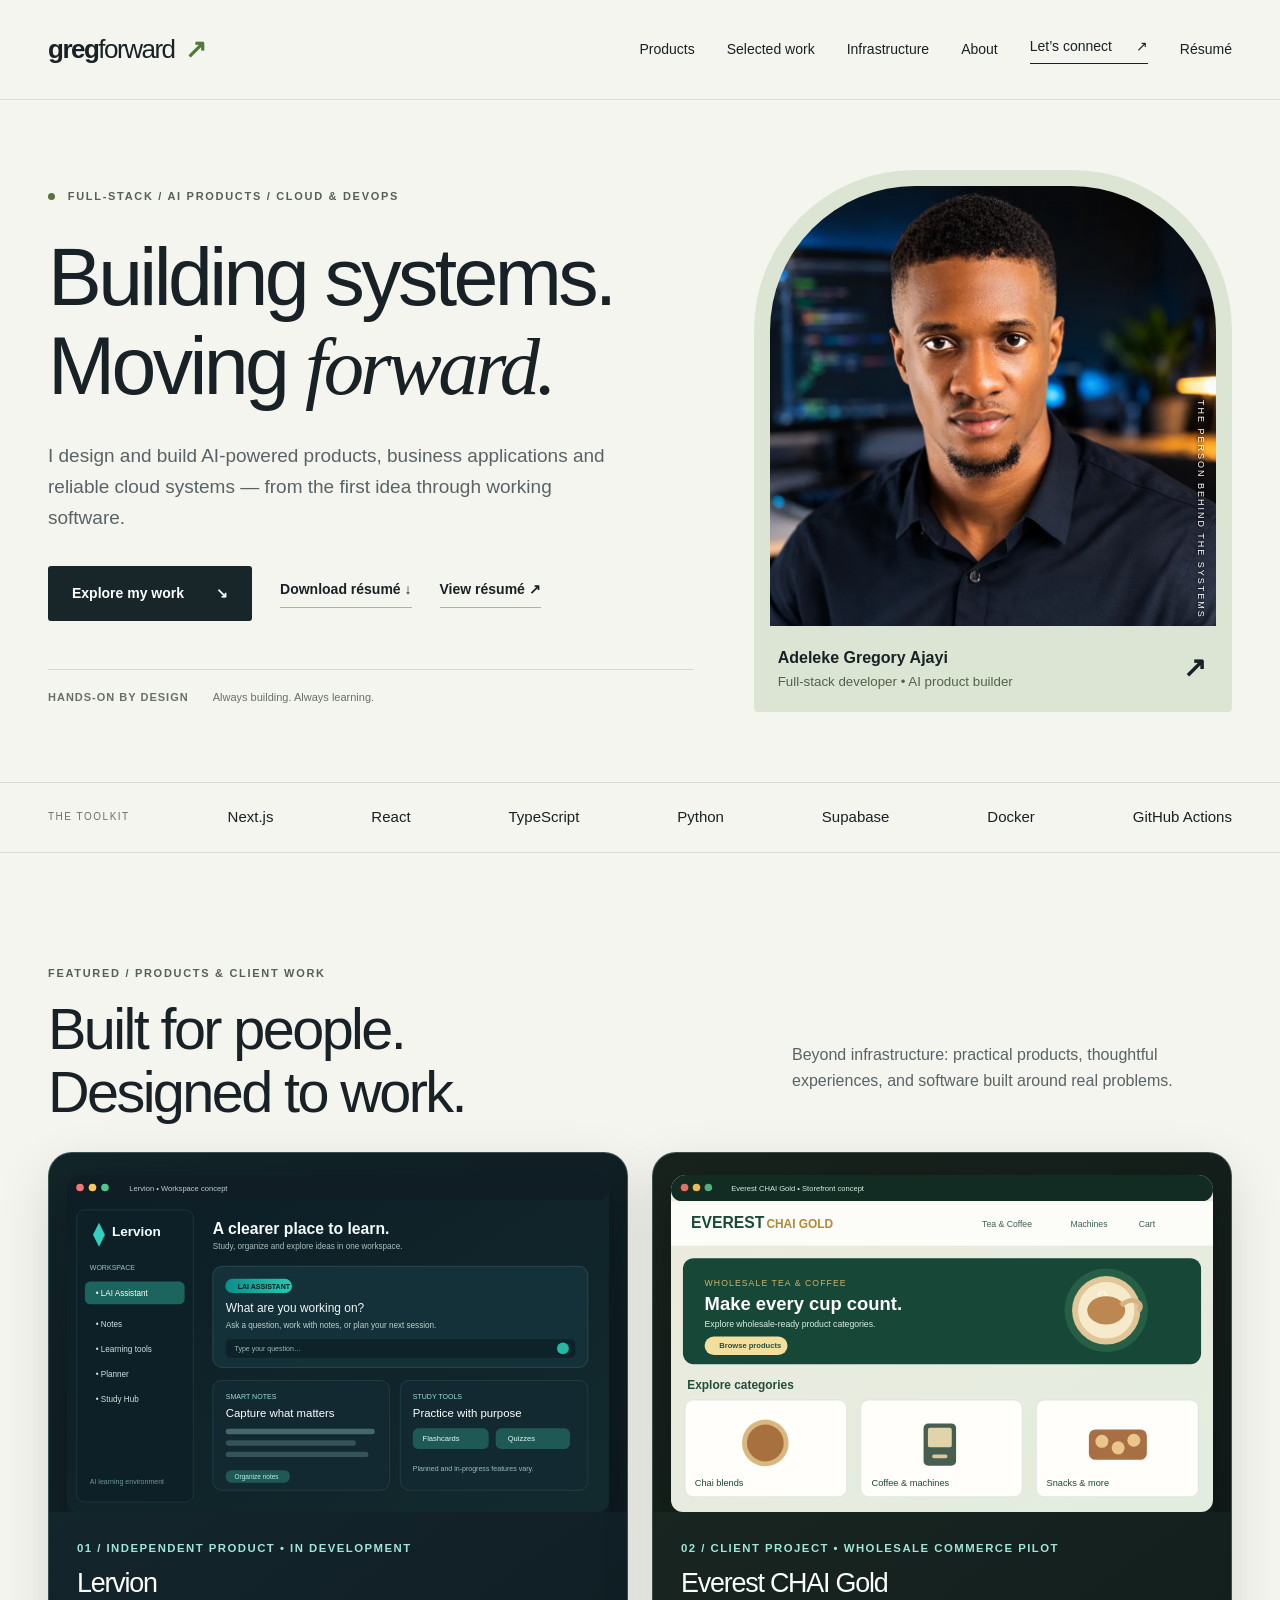
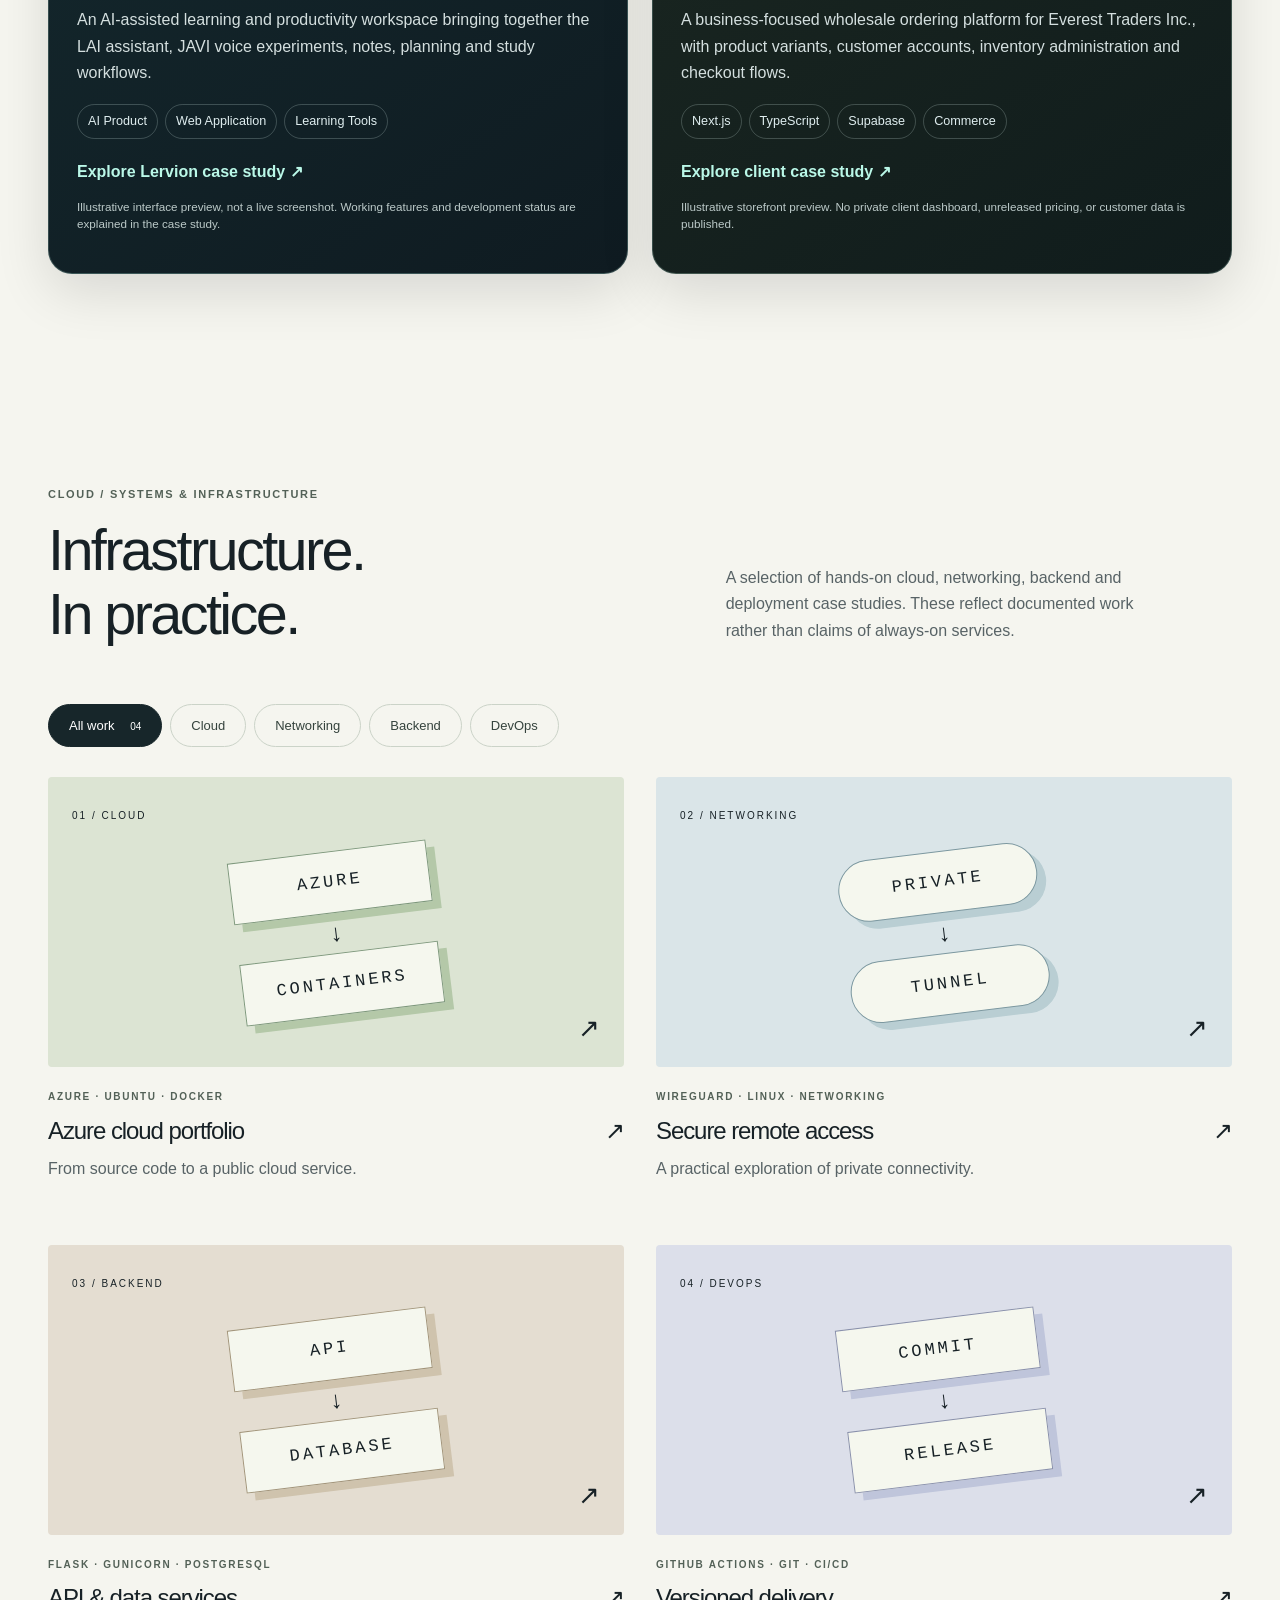
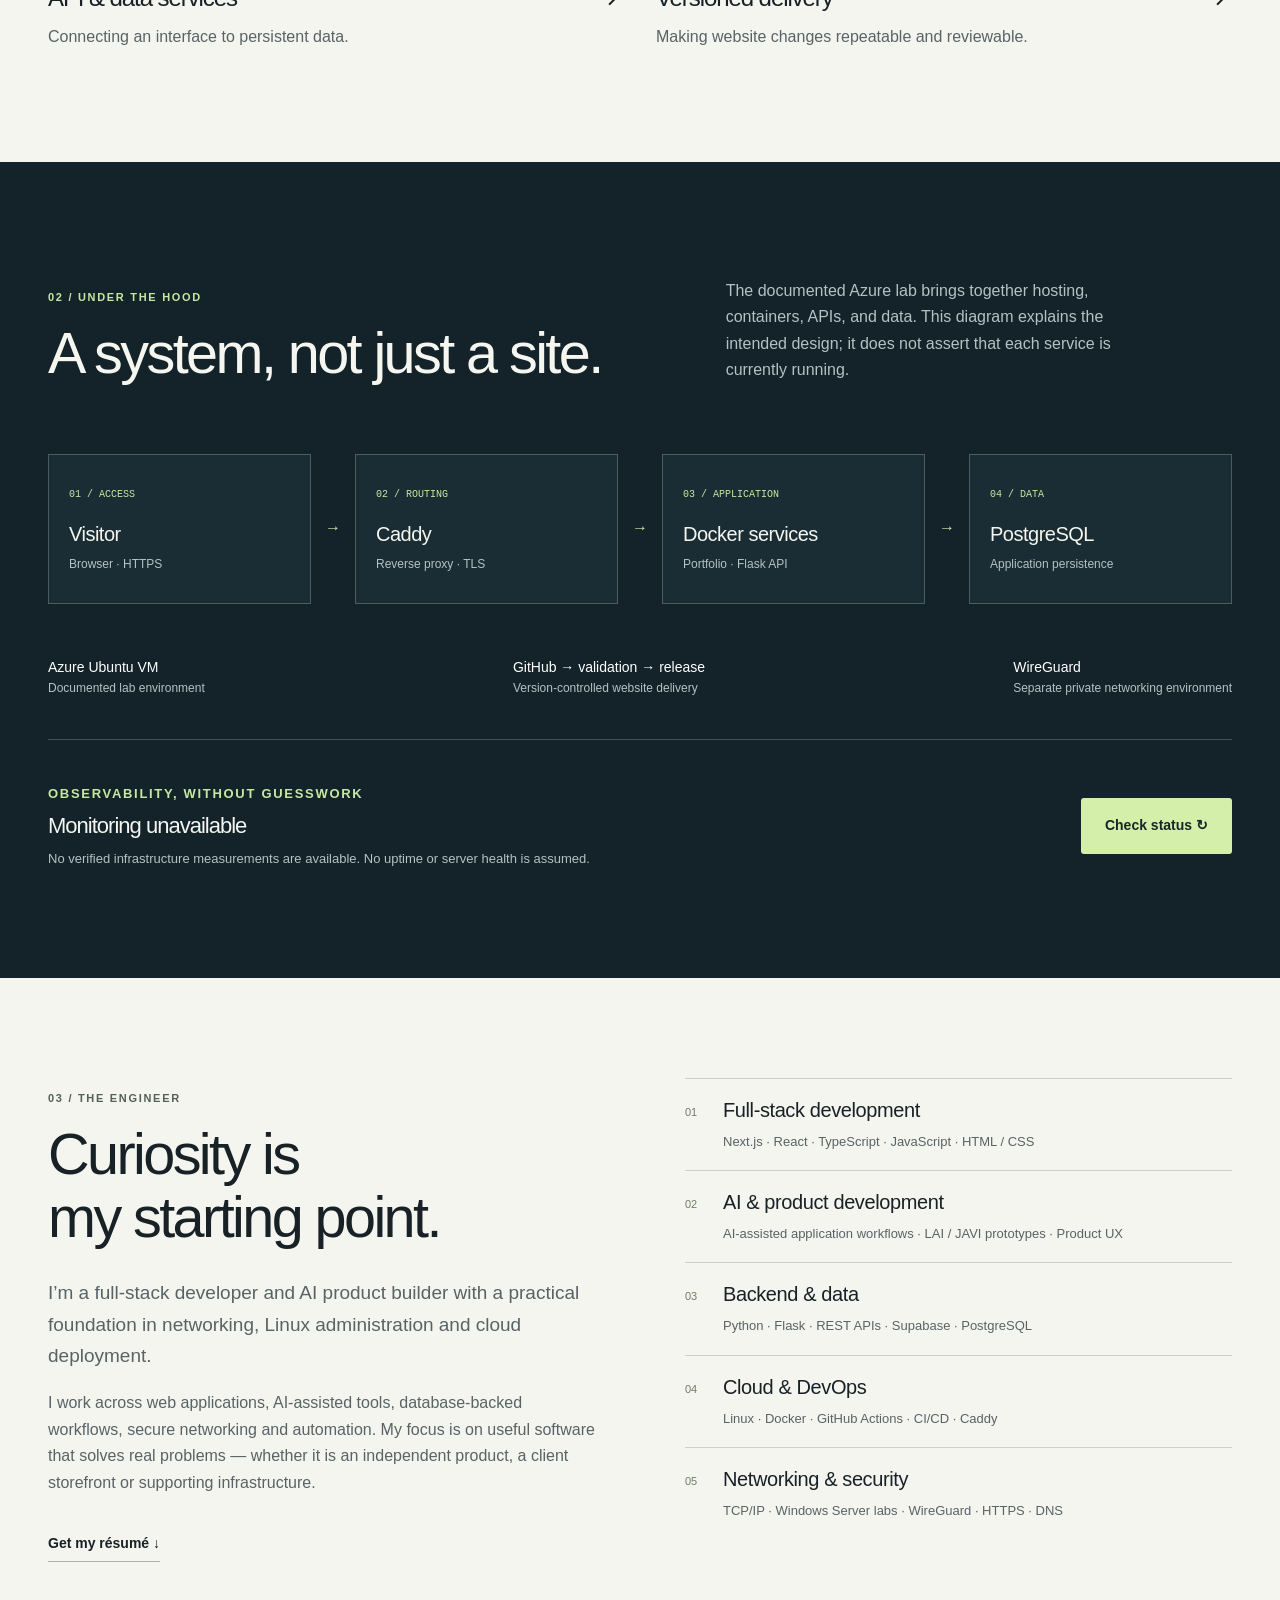
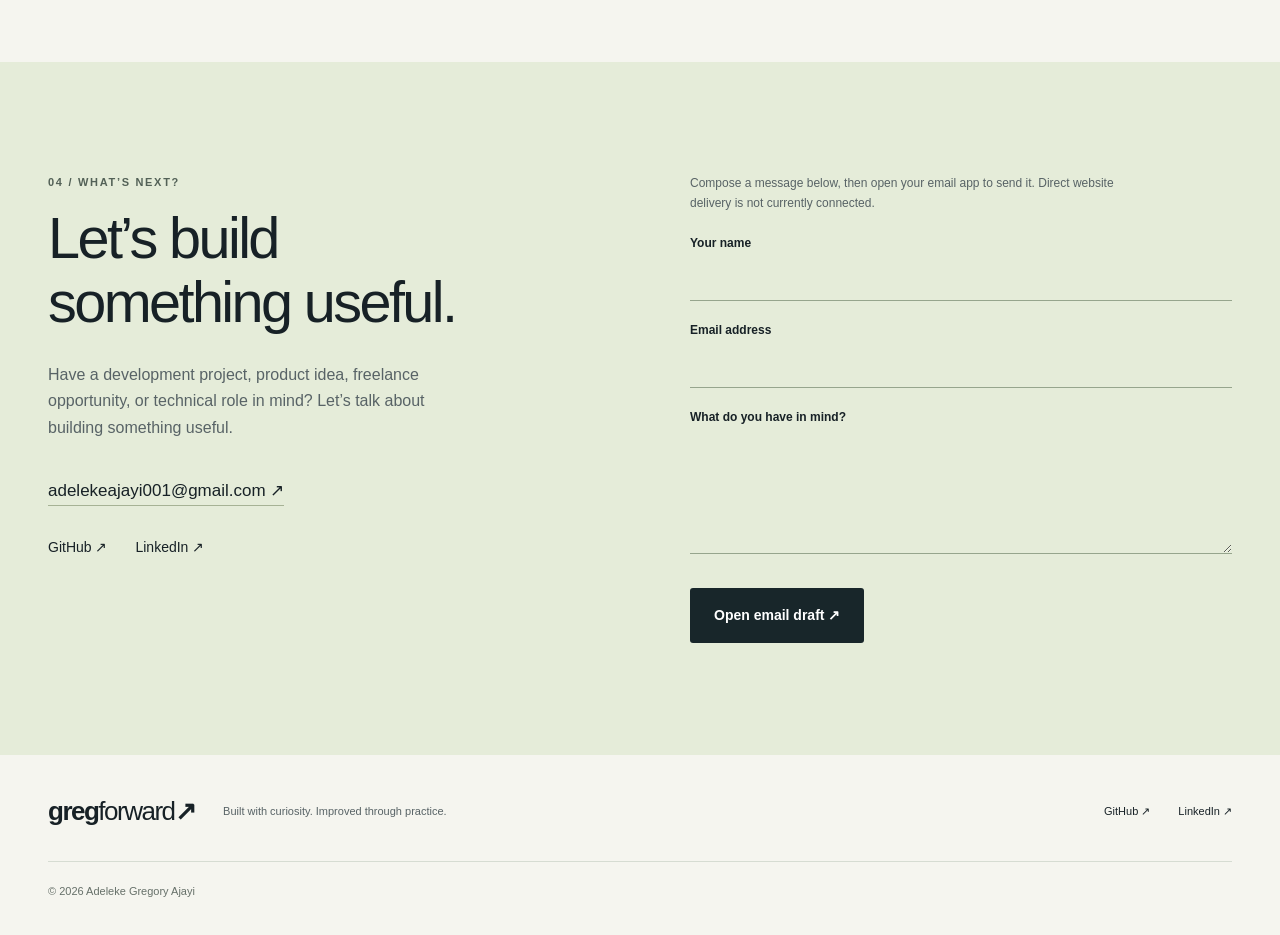
<file: index.html>
<!DOCTYPE html>
<html lang="en"><head><meta charset="utf-8"/><meta content="width=device-width,initial-scale=1" name="viewport"/><meta content="#111b20" name="theme-color"/><meta content="Adeleke Gregory Ajayi builds AI-powered learning products, wholesale ecommerce applications and cloud infrastructure. Explore Lervion, Everest CHAI Gold and engineering case studies." name="description"/><meta content="default-src 'self'; img-src 'self'; style-src 'self'; script-src 'self'; connect-src 'self'; object-src 'none'; base-uri 'none'; form-action 'self'; upgrade-insecure-requests" http-equiv="Content-Security-Policy"/><meta content="strict-origin-when-cross-origin" name="referrer"/><link href="/assets/favicon.svg" rel="icon" type="image/svg+xml"/><link href="/assets/style.css" rel="stylesheet"/><script defer="" src="/assets/app.js"></script><title>GregForward | Full-Stack Developer, AI Products &amp; Cloud Engineering</title><link href="https://gregforward.lekxid.workers.dev/" rel="canonical"/><meta content="GregForward | Adeleke Gregory Ajayi" property="og:title"/><meta content="Real software products, client platforms and practical cloud engineering by Adeleke Gregory Ajayi." property="og:description"/><meta content="website" property="og:type"/><meta content="https://gregforward.lekxid.workers.dev/" property="og:url"/><meta content="https://gregforward.lekxid.workers.dev/assets/profile.webp" property="og:image"/><link href="/assets/product-showcase.css" rel="stylesheet"/></head><body><a class="skip" href="#main">Skip to content</a><header class="header"><a class="brand" href="/">greg<span>forward</span><b>↗</b></a><button aria-controls="nav" aria-expanded="false" aria-label="Toggle navigation" class="menu">Menu <span>＋</span></button><nav aria-label="Main navigation" id="nav"><a href="/#products">Products</a><a href="/#projects">Selected work</a><a href="/#infrastructure">Infrastructure</a><a href="/#about">About</a><a class="nav-contact" href="/#contact">Let’s connect <span>↗</span></a><a href="/resume.html">Résumé</a></nav></header><main id="main"><section class="hero wrap"><div class="hero-copy"><p class="eyebrow"><span class="dot"></span> FULL-STACK / AI PRODUCTS / CLOUD &amp; DEVOPS</p><h1>Building systems.<br/>Moving <em>forward.</em></h1><p class="intro">I design and build AI-powered products, business applications and reliable cloud systems — from the first idea through working software.</p><div class="actions"><a class="button" href="#projects">Explore my work <span>↘</span></a><a class="text-link" download="" href="resume.pdf">Download résumé ↓</a><a class="text-link" href="/resume.html">View résumé ↗</a></div><div class="hero-foot"><span>HANDS-ON BY DESIGN</span><span>Always building. Always learning.</span></div></div><figure class="portrait"><img alt="Adeleke Gregory Ajayi" fetchpriority="high" height="1100" src="assets/profile.webp" width="900"/><figcaption><span>Adeleke Gregory Ajayi</span><small>Full-stack developer • AI product builder</small><b>↗</b></figcaption><span class="portrait-tag">THE PERSON BEHIND THE SYSTEMS</span></figure></section><div class="stack-strip"><div class="wrap"><span>THE TOOLKIT</span><b>Next.js</b><b>React</b><b>TypeScript</b><b>Python</b><b>Supabase</b><b>Docker</b><b>GitHub Actions</b></div></div>
<section aria-labelledby="featured-products-title" class="wrap section" id="products">
<div class="section-heading products-heading"><div><p class="eyebrow">FEATURED / PRODUCTS &amp; CLIENT WORK</p><h2 id="featured-products-title">Built for people.<br/>Designed to work.</h2></div><p class="product-intro">Beyond infrastructure: practical products, thoughtful experiences, and software built around real problems.</p></div>
<div class="product-grid">
<article class="featured-product">
<a aria-label="Explore Lervion case study" class="product-visual" href="/projects/lervion.html"><img alt="Illustrative Lervion AI learning interface concept with assistant, notes and study tools" height="620" loading="lazy" src="/assets/products/lervion-concept.svg" width="1000"/></a>
<div class="product-copy"><p class="product-label">01 / INDEPENDENT PRODUCT • IN DEVELOPMENT</p><h3>Lervion</h3>
<p class="product-description">An AI-assisted learning and productivity workspace bringing together the LAI assistant, JAVI voice experiments, notes, planning and study workflows.</p>
<div class="product-meta"><span>AI Product</span><span>Web Application</span><span>Learning Tools</span></div>
<div class="product-actions"><a href="/projects/lervion.html">Explore Lervion case study ↗</a></div><p class="visual-disclosure">Illustrative interface preview, not a live screenshot. Working features and development status are explained in the case study.</p></div>
</article>
<article class="featured-product">
<a aria-label="Explore Everest CHAI Gold client project" class="product-visual" href="/projects/everest.html"><img alt="Illustrative wholesale ecommerce storefront with tea, coffee, machines and snack categories" height="620" loading="lazy" src="/assets/products/everest-concept.svg" width="1000"/></a>
<div class="product-copy"><p class="product-label">02 / CLIENT PROJECT • WHOLESALE COMMERCE PILOT</p><h3>Everest CHAI Gold</h3>
<p class="product-description">A business-focused wholesale ordering platform for Everest Traders Inc., with product variants, customer accounts, inventory administration and checkout flows.</p>
<div class="product-meta"><span>Next.js</span><span>TypeScript</span><span>Supabase</span><span>Commerce</span></div>
<div class="product-actions"><a href="/projects/everest.html">Explore client case study ↗</a></div><p class="visual-disclosure">Illustrative storefront preview. No private client dashboard, unreleased pricing, or customer data is published.</p></div>
</article>
</div>
</section><section class="wrap section" id="projects"><div class="section-heading"><div><p class="eyebrow">CLOUD / SYSTEMS &amp; INFRASTRUCTURE</p><h2>Infrastructure.<br/>In practice.</h2></div><p>A selection of hands-on cloud, networking, backend and deployment case studies. These reflect documented work rather than claims of always-on services.</p></div><div aria-label="Filter projects" class="filters"><button aria-pressed="true" data-filter="All">All work <span>04</span></button><button aria-pressed="false" data-filter="Cloud">Cloud</button><button aria-pressed="false" data-filter="Networking">Networking</button><button aria-pressed="false" data-filter="Backend">Backend</button><button aria-pressed="false" data-filter="DevOps">DevOps</button></div><p class="sr-only" id="filter-status" role="status"></p><div class="projects-grid"><article class="project" data-category="Cloud"><a aria-label="Explore Azure cloud portfolio" class="project-art art-azure" href="/projects/azure.html"><span class="art-label">01 / CLOUD</span><div class="art-diagram"><span>AZURE</span><b>↓</b><span>CONTAINERS</span></div><span class="art-arrow">↗</span></a><p class="eyebrow">Azure · Ubuntu · Docker</p><h3><a href="/projects/azure.html">Azure cloud portfolio <span>↗</span></a></h3><p>From source code to a public cloud service.</p></article><article class="project" data-category="Networking"><a aria-label="Explore Secure remote access" class="project-art art-network" href="/projects/network.html"><span class="art-label">02 / NETWORKING</span><div class="art-diagram"><span>PRIVATE</span><b>↓</b><span>TUNNEL</span></div><span class="art-arrow">↗</span></a><p class="eyebrow">WireGuard · Linux · Networking</p><h3><a href="/projects/network.html">Secure remote access <span>↗</span></a></h3><p>A practical exploration of private connectivity.</p></article><article class="project" data-category="Backend"><a aria-label="Explore API &amp; data services" class="project-art art-backend" href="/projects/backend.html"><span class="art-label">03 / BACKEND</span><div class="art-diagram"><span>API</span><b>↓</b><span>DATABASE</span></div><span class="art-arrow">↗</span></a><p class="eyebrow">Flask · Gunicorn · PostgreSQL</p><h3><a href="/projects/backend.html">API &amp; data services <span>↗</span></a></h3><p>Connecting an interface to persistent data.</p></article><article class="project" data-category="DevOps"><a aria-label="Explore Versioned delivery" class="project-art art-delivery" href="/projects/delivery.html"><span class="art-label">04 / DEVOPS</span><div class="art-diagram"><span>COMMIT</span><b>↓</b><span>RELEASE</span></div><span class="art-arrow">↗</span></a><p class="eyebrow">GitHub Actions · Git · CI/CD</p><h3><a href="/projects/delivery.html">Versioned delivery <span>↗</span></a></h3><p>Making website changes repeatable and reviewable.</p></article></div></section>
<section class="dark section" id="infrastructure"><div class="wrap"><div class="section-heading"><div><p class="eyebrow">02 / UNDER THE HOOD</p><h2>A system, not just a site.</h2></div><p>The documented Azure lab brings together hosting, containers, APIs, and data. This diagram explains the intended design; it does not assert that each service is currently running.</p></div><div aria-label="Documented architecture: visitors connect through HTTPS and Caddy to a portfolio frontend and Flask API, which connects to PostgreSQL" class="architecture"><div class="node"><small>01 / ACCESS</small><h3>Visitor</h3><p>Browser · HTTPS</p></div><span class="connector">→</span><div class="node"><small>02 / ROUTING</small><h3>Caddy</h3><p>Reverse proxy · TLS</p></div><span class="connector">→</span><div class="node"><small>03 / APPLICATION</small><h3>Docker services</h3><p>Portfolio · Flask API</p></div><span class="connector">→</span><div class="node"><small>04 / DATA</small><h3>PostgreSQL</h3><p>Application persistence</p></div></div><div class="infra-bottom"><p><b>Azure Ubuntu VM</b><br/>Documented lab environment</p><p><b>GitHub → validation → release</b><br/>Version-controlled website delivery</p><p><b>WireGuard</b><br/>Separate private networking environment</p></div><div class="health" id="health"><div><p class="eyebrow">OBSERVABILITY, WITHOUT GUESSWORK</p><h3 id="health-title">Monitoring unavailable</h3><p id="health-detail">No verified infrastructure measurements are available. No uptime or server health is assumed.</p></div><button class="button secondary" id="check-health">Check status ↻</button></div></div></section>
<section class="wrap section about" id="about"><div><p class="eyebrow">03 / THE ENGINEER</p><h2>Curiosity is<br/>my starting point.</h2><p class="intro">I’m a full-stack developer and AI product builder with a practical foundation in networking, Linux administration and cloud deployment.</p><p>I work across web applications, AI-assisted tools, database-backed workflows, secure networking and automation. My focus is on useful software that solves real problems — whether it is an independent product, a client storefront or supporting infrastructure.</p><a class="text-link" download="" href="resume.pdf">Get my résumé ↓</a></div><div class="skill-list" id="skills"><div><span>01</span><h3>Full-stack development</h3><p>Next.js · React · TypeScript · JavaScript · HTML / CSS</p></div>
<div><span>02</span><h3>AI &amp; product development</h3><p>AI-assisted application workflows · LAI / JAVI prototypes · Product UX</p></div>
<div><span>03</span><h3>Backend &amp; data</h3><p>Python · Flask · REST APIs · Supabase · PostgreSQL</p></div>
<div><span>04</span><h3>Cloud &amp; DevOps</h3><p>Linux · Docker · GitHub Actions · CI/CD · Caddy</p></div>
<div><span>05</span><h3>Networking &amp; security</h3><p>TCP/IP · Windows Server labs · WireGuard · HTTPS · DNS</p></div></div></section>
<section class="contact section" id="contact"><div class="wrap contact-grid"><div><p class="eyebrow">04 / WHAT’S NEXT?</p><h2>Let’s build<br/>something useful.</h2><p>Have a development project, product idea, freelance opportunity, or technical role in mind? Let’s talk about building something useful.</p><a class="email" href="mailto:adelekeajayi001@gmail.com">adelekeajayi001@gmail.com ↗</a><div class="socials"><a href="https://github.com/lekxid">GitHub ↗</a><a href="https://www.linkedin.com/in/gregory-ajayi">LinkedIn ↗</a></div></div><form id="contact-form"><p id="contact-mode">Compose a message below, then open your email app to send it. Direct website delivery is not currently connected.</p><label for="name">Your name</label><input autocomplete="name" id="name" maxlength="100" name="name" required=""/><label for="email">Email address</label><input autocomplete="email" id="email" maxlength="254" name="email" required="" type="email"/><label for="message">What do you have in mind?</label><textarea id="message" maxlength="5000" minlength="10" name="message" required="" rows="4"></textarea><button class="button" type="submit">Open email draft ↗</button><p aria-live="polite" id="form-status" role="status"></p><noscript>Please use the email link to get in touch.</noscript></form></div></section></main><footer><a class="brand" href="/">greg<span>forward</span>↗</a><p>Built with curiosity. Improved through practice.</p><a href="https://github.com/lekxid">GitHub ↗</a><a href="https://www.linkedin.com/in/gregory-ajayi">LinkedIn ↗</a><small>© 2026 Adeleke Gregory Ajayi</small></footer></body></html>
</file>
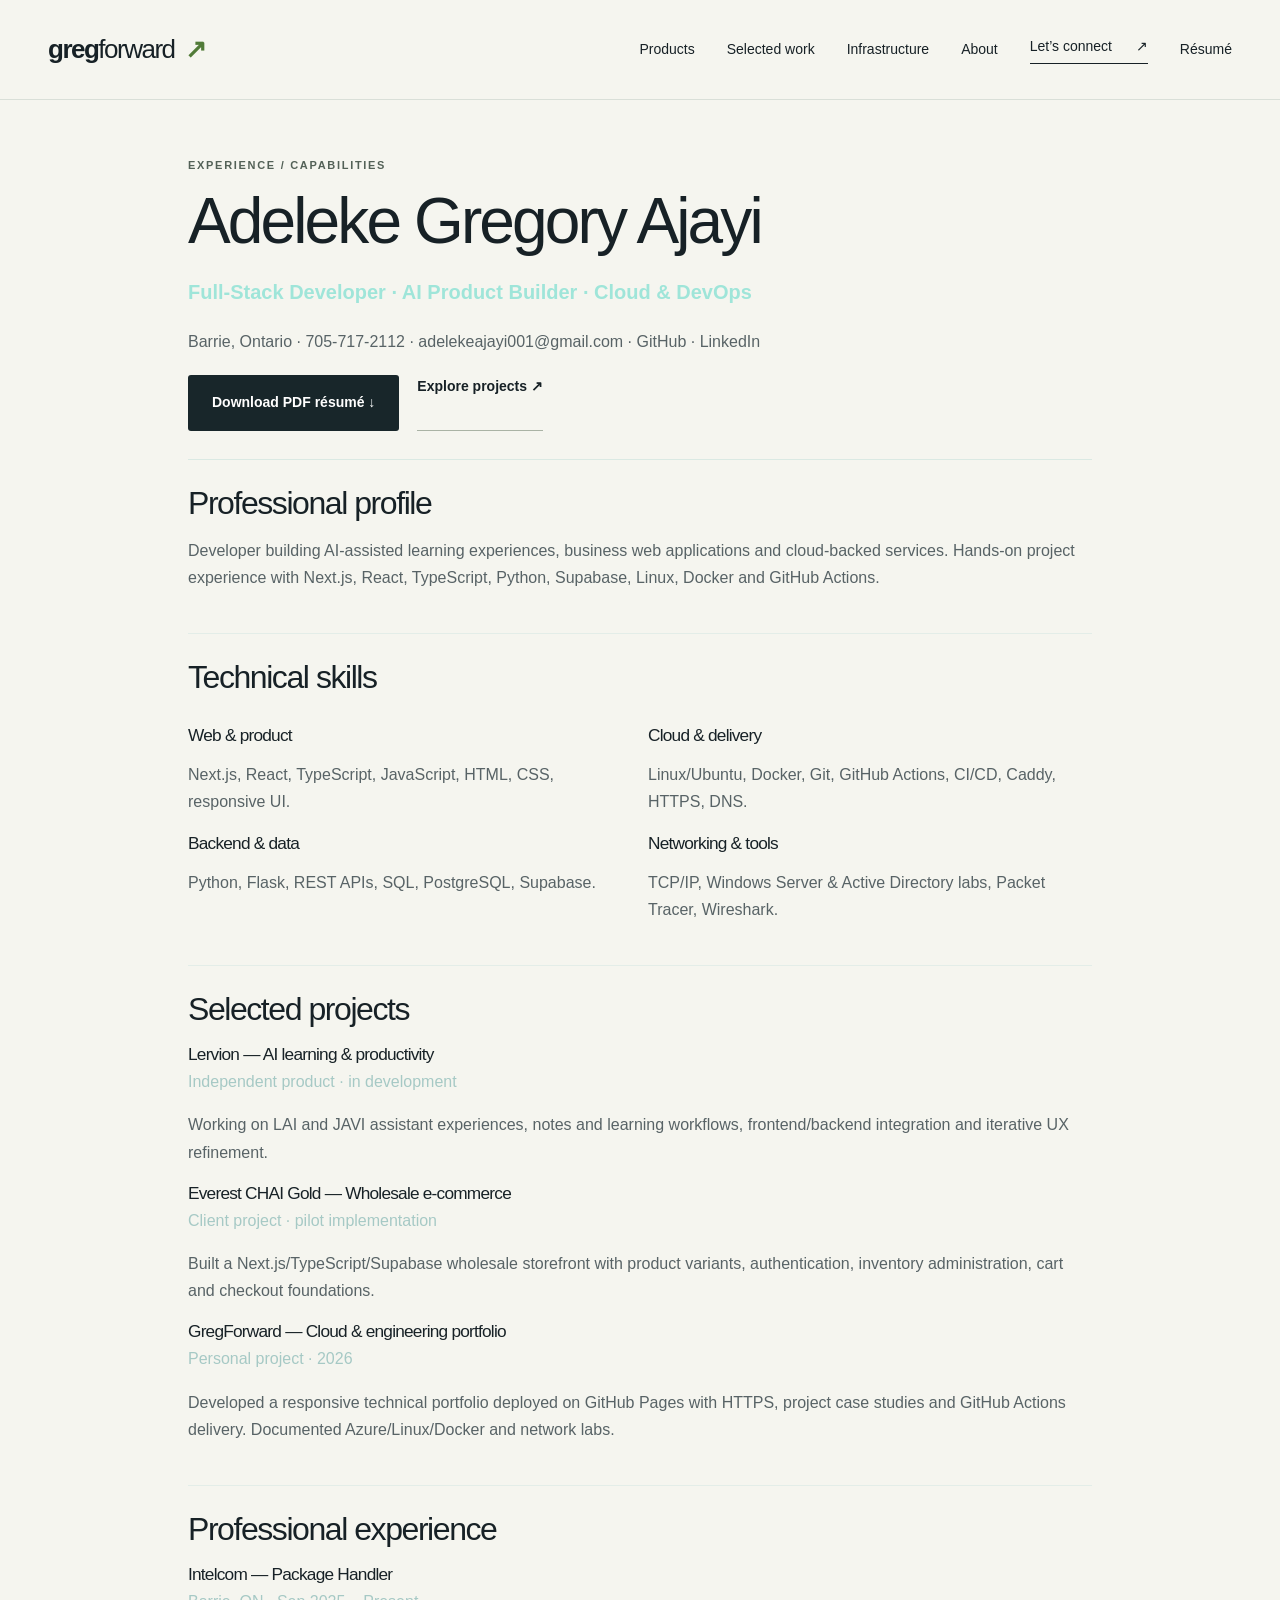
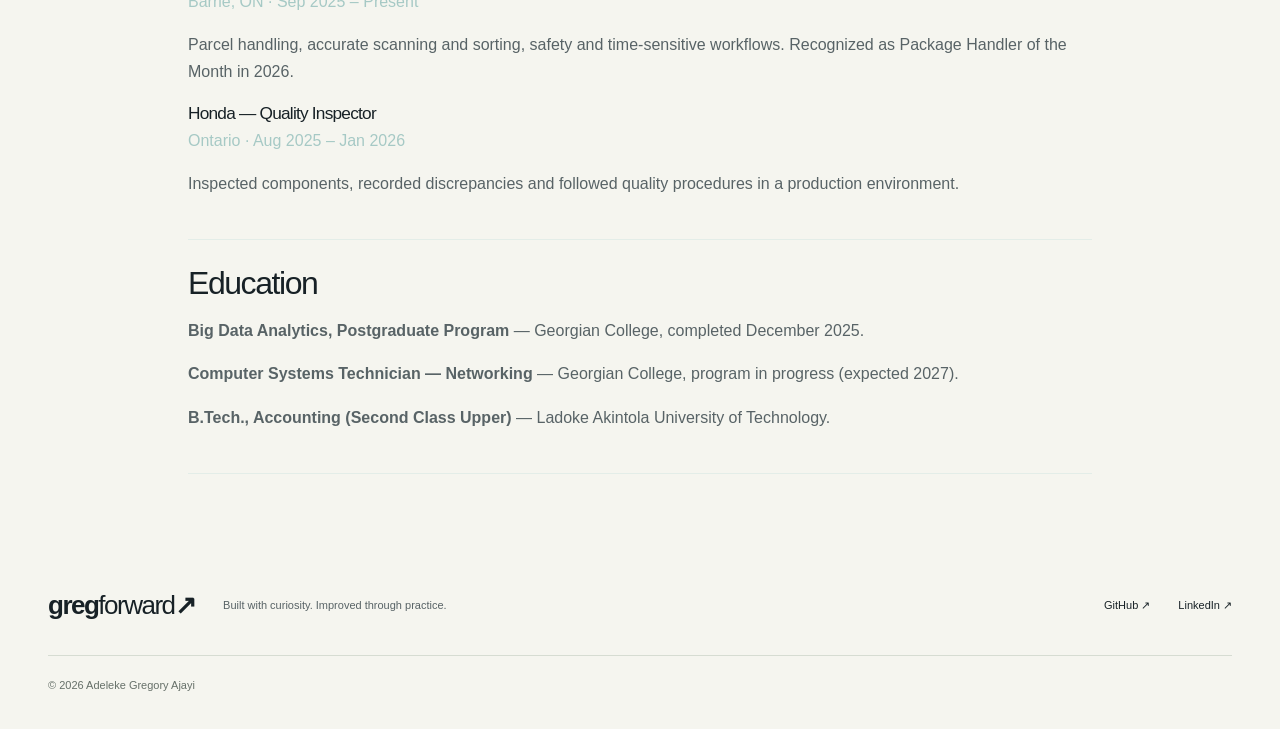
<file: resume.html>
<!DOCTYPE html>
<html lang="en"><head><meta charset="utf-8"/><meta content="width=device-width,initial-scale=1" name="viewport"/><meta content="#111b20" name="theme-color"/><meta content="Professional developer resume for Adeleke Gregory Ajayi. Explore Lervion, Everest CHAI Gold, cloud engineering, skills and experience." name="description"/><meta content="default-src 'self'; img-src 'self'; style-src 'self'; script-src 'self'; connect-src 'self'; object-src 'none'; base-uri 'none'; form-action 'self'; upgrade-insecure-requests" http-equiv="Content-Security-Policy"/><meta content="strict-origin-when-cross-origin" name="referrer"/><link href="/assets/favicon.svg" rel="icon" type="image/svg+xml"/><link href="/assets/style.css" rel="stylesheet"/><script defer="" src="/assets/app.js"></script><title>Résumé | Adeleke Gregory Ajayi | GregForward</title><link href="https://gregforward.lekxid.workers.dev/resume.html" rel="canonical"/><meta content="GregForward | Adeleke Gregory Ajayi" property="og:title"/><meta content="Real software products, client platforms and practical cloud engineering by Adeleke Gregory Ajayi." property="og:description"/><meta content="website" property="og:type"/><meta content="https://gregforward.lekxid.workers.dev/" property="og:url"/><meta content="https://gregforward.lekxid.workers.dev/assets/profile.webp" property="og:image"/><link href="/assets/product-showcase.css" rel="stylesheet"/></head><body><header class="header"><a class="brand" href="/">greg<span>forward</span><b>↗</b></a><button aria-controls="nav" aria-expanded="false" aria-label="Toggle navigation" class="menu">Menu <span>＋</span></button><nav aria-label="Main navigation" id="nav"><a href="/#products">Products</a><a href="/#projects">Selected work</a><a href="/#infrastructure">Infrastructure</a><a href="/#about">About</a><a class="nav-contact" href="/#contact">Let’s connect <span>↗</span></a><a href="/resume.html">Résumé</a></nav></header><main class="wrap resume-page" id="main">
<div class="resume-header"><p class="eyebrow">EXPERIENCE / CAPABILITIES</p><h1>Adeleke Gregory Ajayi</h1><p class="resume-title">Full-Stack Developer · AI Product Builder · Cloud &amp; DevOps</p>
<p>Barrie, Ontario · <a href="tel:+17057172112">705-717-2112</a> · <a href="mailto:adelekeajayi001@gmail.com">adelekeajayi001@gmail.com</a> · <a href="https://github.com/lekxid">GitHub</a> · <a href="https://www.linkedin.com/in/gregory-ajayi">LinkedIn</a></p>
<div class="resume-action"><a class="button" download="" href="/resume.pdf">Download PDF résumé ↓</a><a class="text-link" href="/#products">Explore projects ↗</a></div></div>
<section class="resume-section"><h2>Professional profile</h2><p>Developer building AI-assisted learning experiences, business web applications and cloud-backed services. Hands-on project experience with Next.js, React, TypeScript, Python, Supabase, Linux, Docker and GitHub Actions.</p></section>
<section class="resume-section"><h2>Technical skills</h2><div class="resume-columns"><div><h3>Web &amp; product</h3><p>Next.js, React, TypeScript, JavaScript, HTML, CSS, responsive UI.</p><h3>Backend &amp; data</h3><p>Python, Flask, REST APIs, SQL, PostgreSQL, Supabase.</p></div><div><h3>Cloud &amp; delivery</h3><p>Linux/Ubuntu, Docker, Git, GitHub Actions, CI/CD, Caddy, HTTPS, DNS.</p><h3>Networking &amp; tools</h3><p>TCP/IP, Windows Server &amp; Active Directory labs, Packet Tracer, Wireshark.</p></div></div></section>
<section class="resume-section"><h2>Selected projects</h2>
<h3>Lervion — AI learning &amp; productivity</h3><p class="resume-muted">Independent product · in development</p><p>Working on LAI and JAVI assistant experiences, notes and learning workflows, frontend/backend integration and iterative UX refinement.</p>
<h3>Everest CHAI Gold — Wholesale e-commerce</h3><p class="resume-muted">Client project · pilot implementation</p><p>Built a Next.js/TypeScript/Supabase wholesale storefront with product variants, authentication, inventory administration, cart and checkout foundations.</p>
<h3>GregForward — Cloud &amp; engineering portfolio</h3><p class="resume-muted">Personal project · 2026</p><p>Developed a responsive technical portfolio deployed on GitHub Pages with HTTPS, project case studies and GitHub Actions delivery. Documented Azure/Linux/Docker and network labs.</p></section>
<section class="resume-section"><h2>Professional experience</h2><h3>Intelcom — Package Handler</h3><p class="resume-muted">Barrie, ON · Sep 2025 – Present</p><p>Parcel handling, accurate scanning and sorting, safety and time-sensitive workflows. Recognized as Package Handler of the Month in 2026.</p><h3>Honda — Quality Inspector</h3><p class="resume-muted">Ontario · Aug 2025 – Jan 2026</p><p>Inspected components, recorded discrepancies and followed quality procedures in a production environment.</p></section>
<section class="resume-section"><h2>Education</h2><p><strong>Big Data Analytics, Postgraduate Program</strong> — Georgian College, completed December 2025.</p><p><strong>Computer Systems Technician — Networking</strong> — Georgian College, program in progress (expected 2027).</p><p><strong>B.Tech., Accounting (Second Class Upper)</strong> — Ladoke Akintola University of Technology.</p></section>
</main><footer><a class="brand" href="/">greg<span>forward</span>↗</a><p>Built with curiosity. Improved through practice.</p><a href="https://github.com/lekxid">GitHub ↗</a><a href="https://www.linkedin.com/in/gregory-ajayi">LinkedIn ↗</a><small>© 2026 Adeleke Gregory Ajayi</small></footer></body></html>
</file>
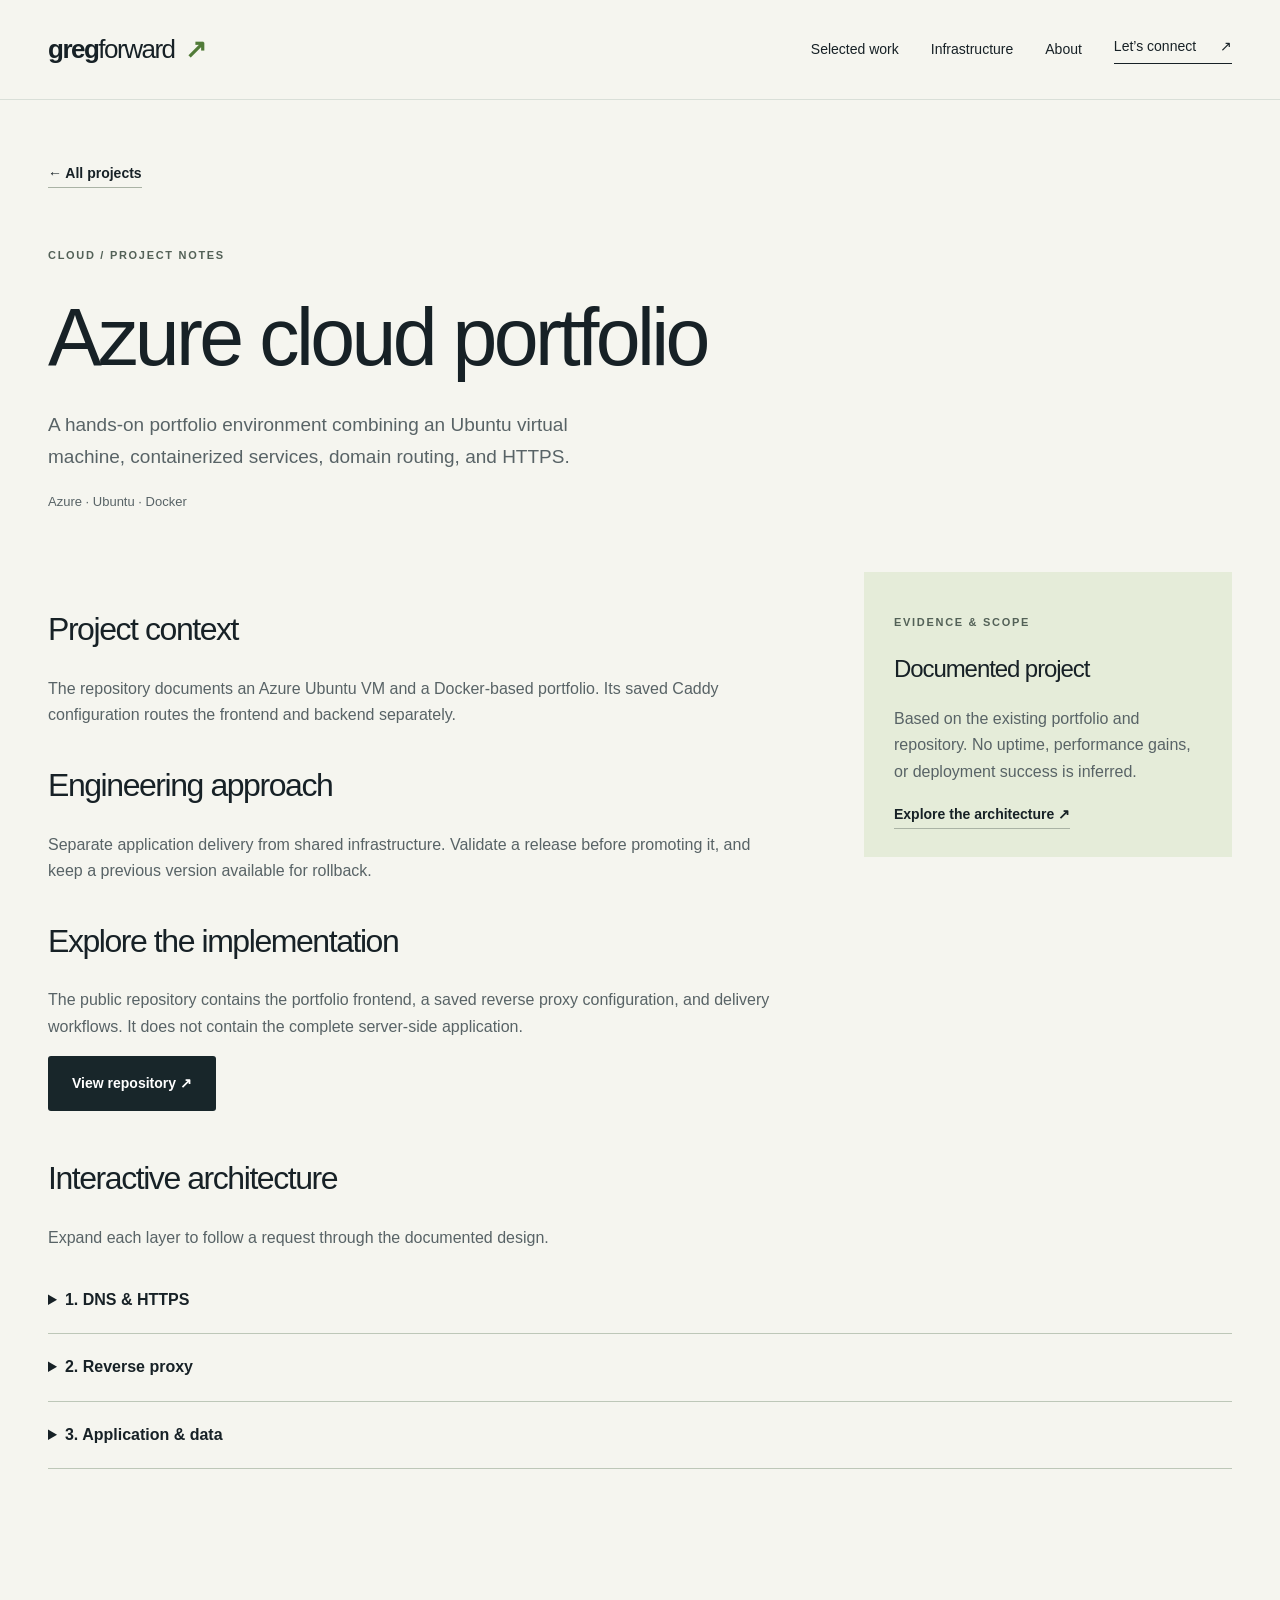
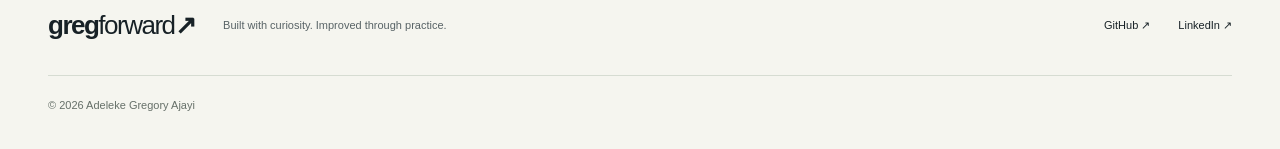
<file: projects/azure.html>
<!doctype html><html lang="en"><head><meta charset="utf-8"><meta name="viewport" content="width=device-width,initial-scale=1"><meta name="theme-color" content="#111b20"><meta name="description" content="Adeleke Gregory Ajayi — cloud, DevOps, networking and AI engineering portfolio. Explore hands-on Azure, Docker, WireGuard and backend projects."><meta http-equiv="Content-Security-Policy" content="default-src 'self'; img-src 'self'; style-src 'self'; script-src 'self'; connect-src 'self'; object-src 'none'; base-uri 'none'; form-action 'self'; upgrade-insecure-requests"><meta name="referrer" content="strict-origin-when-cross-origin"><link rel="icon" href="/assets/favicon.svg" type="image/svg+xml"><link rel="stylesheet" href="/assets/style.css"><script src="/assets/app.js" defer></script><title>Azure cloud portfolio | GregForward</title><link rel="canonical" href="https://gregforward.lekxid.workers.dev/projects/azure.html"></head><body><a class="skip" href="#main">Skip to content</a><header class="header"><a class="brand" href="/">greg<span>forward</span><b>↗</b></a><button class="menu" aria-label="Toggle navigation" aria-expanded="false" aria-controls="nav">Menu <span>＋</span></button><nav id="nav" aria-label="Main navigation"><a href="/#projects">Selected work</a><a href="/#infrastructure">Infrastructure</a><a href="/#about">About</a><a class="nav-contact" href="/#contact">Let’s connect <span>↗</span></a></nav></header><main id="main" class="wrap case-study"><a class="text-link" href="/#projects">← All projects</a><p class="eyebrow">CLOUD / PROJECT NOTES</p><h1>Azure cloud portfolio</h1><p class="intro">A hands-on portfolio environment combining an Ubuntu virtual machine, containerized services, domain routing, and HTTPS.</p><p class="tags">Azure · Ubuntu · Docker</p><div class="case-grid"><section><h2>Project context</h2><p>The repository documents an Azure Ubuntu VM and a Docker-based portfolio. Its saved Caddy configuration routes the frontend and backend separately.</p><h2>Engineering approach</h2><p>Separate application delivery from shared infrastructure. Validate a release before promoting it, and keep a previous version available for rollback.</p><h2>Explore the implementation</h2><p>The public repository contains the portfolio frontend, a saved reverse proxy configuration, and delivery workflows. It does not contain the complete server-side application.</p><a class="button" href="https://github.com/lekxid/gregforward-portfolio">View repository ↗</a></section><aside><p class="eyebrow">EVIDENCE & SCOPE</p><h3>Documented project</h3><p>Based on the existing portfolio and repository. No uptime, performance gains, or deployment success is inferred.</p><a class="text-link" href="/#infrastructure">Explore the architecture ↗</a></aside></div><section><h2>Interactive architecture</h2><p>Expand each layer to follow a request through the documented design.</p><details><summary>1. DNS & HTTPS</summary><p>DNS selects the hosting destination. The certificate must cover the exact hostname requested by the browser.</p></details><details><summary>2. Reverse proxy</summary><p>In the Azure design, Caddy terminates HTTPS and forwards application requests. GitHub Pages serves static files separately and cannot execute the Flask API.</p></details><details><summary>3. Application & data</summary><p>The frontend presents projects. A backend must validate requests and persist data before reporting success. Database access belongs on a private network.</p></details></section></main><footer><a class="brand" href="/">greg<span>forward</span>↗</a><p>Built with curiosity. Improved through practice.</p><a href="https://github.com/lekxid">GitHub ↗</a><a href="https://www.linkedin.com/in/gregory-ajayi">LinkedIn ↗</a><small>© 2026 Adeleke Gregory Ajayi</small></footer></body></html>
</file>
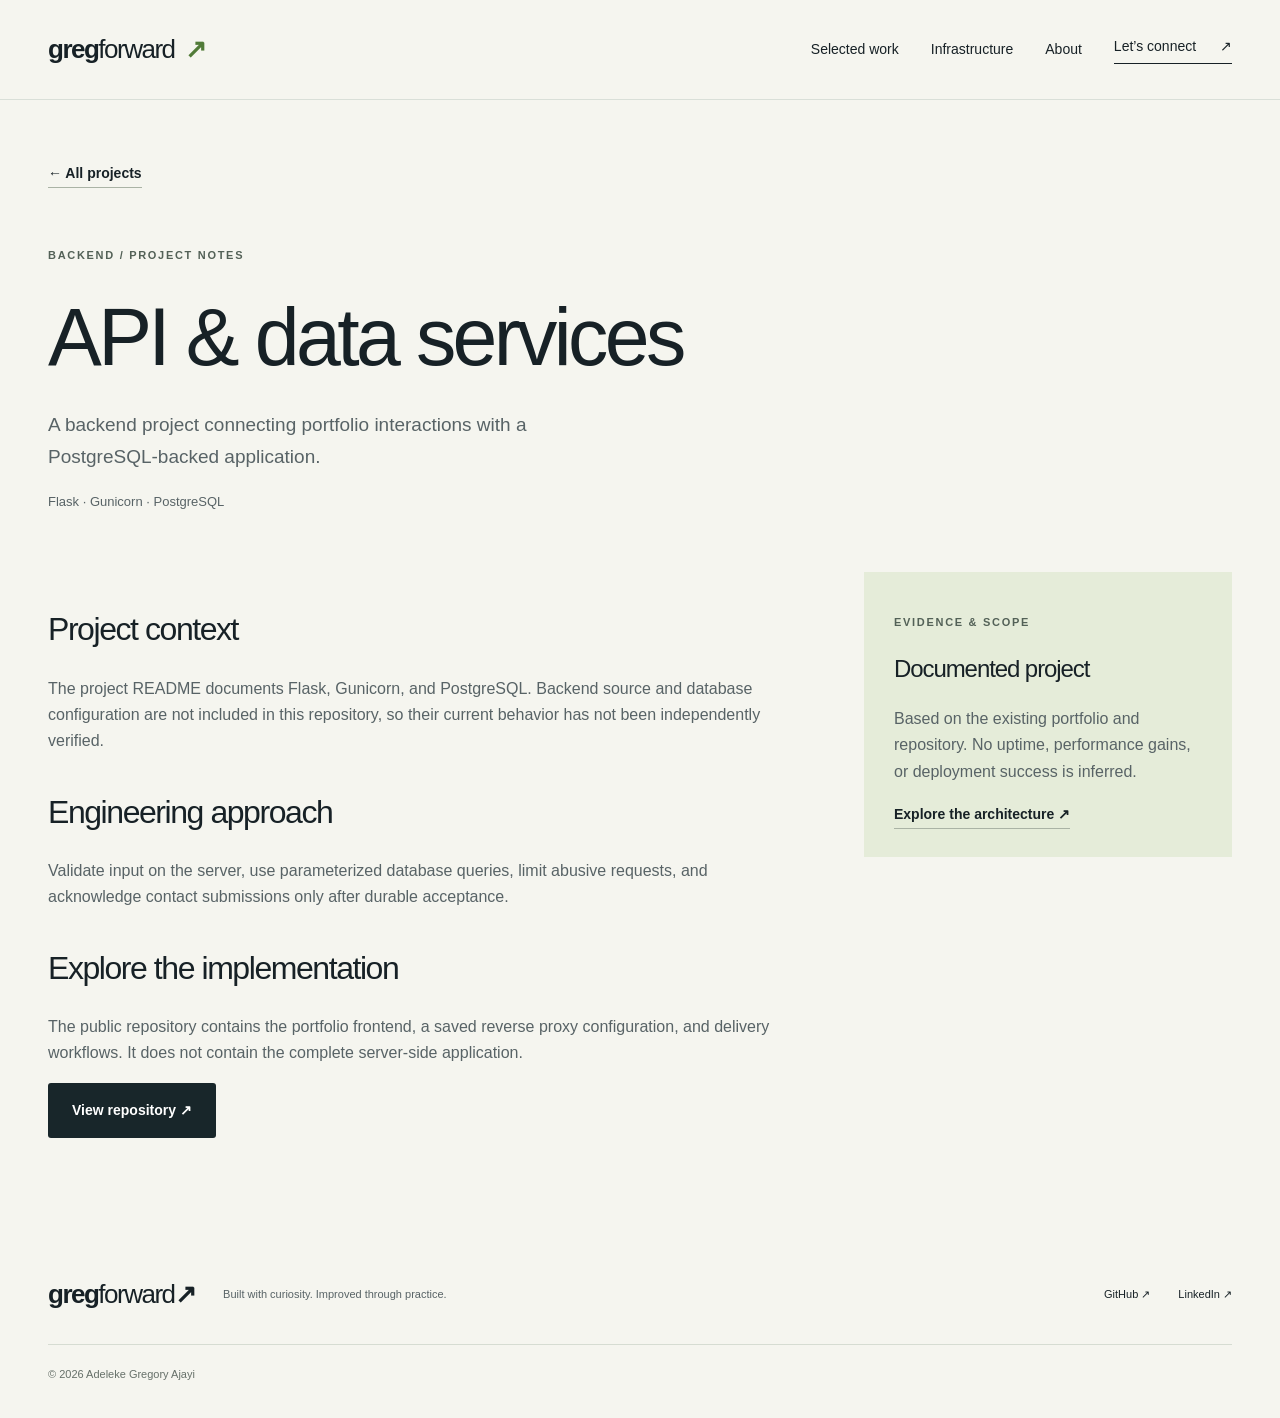
<file: projects/backend.html>
<!doctype html><html lang="en"><head><meta charset="utf-8"><meta name="viewport" content="width=device-width,initial-scale=1"><meta name="theme-color" content="#111b20"><meta name="description" content="Adeleke Gregory Ajayi — cloud, DevOps, networking and AI engineering portfolio. Explore hands-on Azure, Docker, WireGuard and backend projects."><meta http-equiv="Content-Security-Policy" content="default-src 'self'; img-src 'self'; style-src 'self'; script-src 'self'; connect-src 'self'; object-src 'none'; base-uri 'none'; form-action 'self'; upgrade-insecure-requests"><meta name="referrer" content="strict-origin-when-cross-origin"><link rel="icon" href="/assets/favicon.svg" type="image/svg+xml"><link rel="stylesheet" href="/assets/style.css"><script src="/assets/app.js" defer></script><title>API & data services | GregForward</title><link rel="canonical" href="https://gregforward.lekxid.workers.dev/projects/backend.html"></head><body><a class="skip" href="#main">Skip to content</a><header class="header"><a class="brand" href="/">greg<span>forward</span><b>↗</b></a><button class="menu" aria-label="Toggle navigation" aria-expanded="false" aria-controls="nav">Menu <span>＋</span></button><nav id="nav" aria-label="Main navigation"><a href="/#projects">Selected work</a><a href="/#infrastructure">Infrastructure</a><a href="/#about">About</a><a class="nav-contact" href="/#contact">Let’s connect <span>↗</span></a></nav></header><main id="main" class="wrap case-study"><a class="text-link" href="/#projects">← All projects</a><p class="eyebrow">BACKEND / PROJECT NOTES</p><h1>API & data services</h1><p class="intro">A backend project connecting portfolio interactions with a PostgreSQL-backed application.</p><p class="tags">Flask · Gunicorn · PostgreSQL</p><div class="case-grid"><section><h2>Project context</h2><p>The project README documents Flask, Gunicorn, and PostgreSQL. Backend source and database configuration are not included in this repository, so their current behavior has not been independently verified.</p><h2>Engineering approach</h2><p>Validate input on the server, use parameterized database queries, limit abusive requests, and acknowledge contact submissions only after durable acceptance.</p><h2>Explore the implementation</h2><p>The public repository contains the portfolio frontend, a saved reverse proxy configuration, and delivery workflows. It does not contain the complete server-side application.</p><a class="button" href="https://github.com/lekxid/gregforward-portfolio">View repository ↗</a></section><aside><p class="eyebrow">EVIDENCE & SCOPE</p><h3>Documented project</h3><p>Based on the existing portfolio and repository. No uptime, performance gains, or deployment success is inferred.</p><a class="text-link" href="/#infrastructure">Explore the architecture ↗</a></aside></div></main><footer><a class="brand" href="/">greg<span>forward</span>↗</a><p>Built with curiosity. Improved through practice.</p><a href="https://github.com/lekxid">GitHub ↗</a><a href="https://www.linkedin.com/in/gregory-ajayi">LinkedIn ↗</a><small>© 2026 Adeleke Gregory Ajayi</small></footer></body></html>
</file>
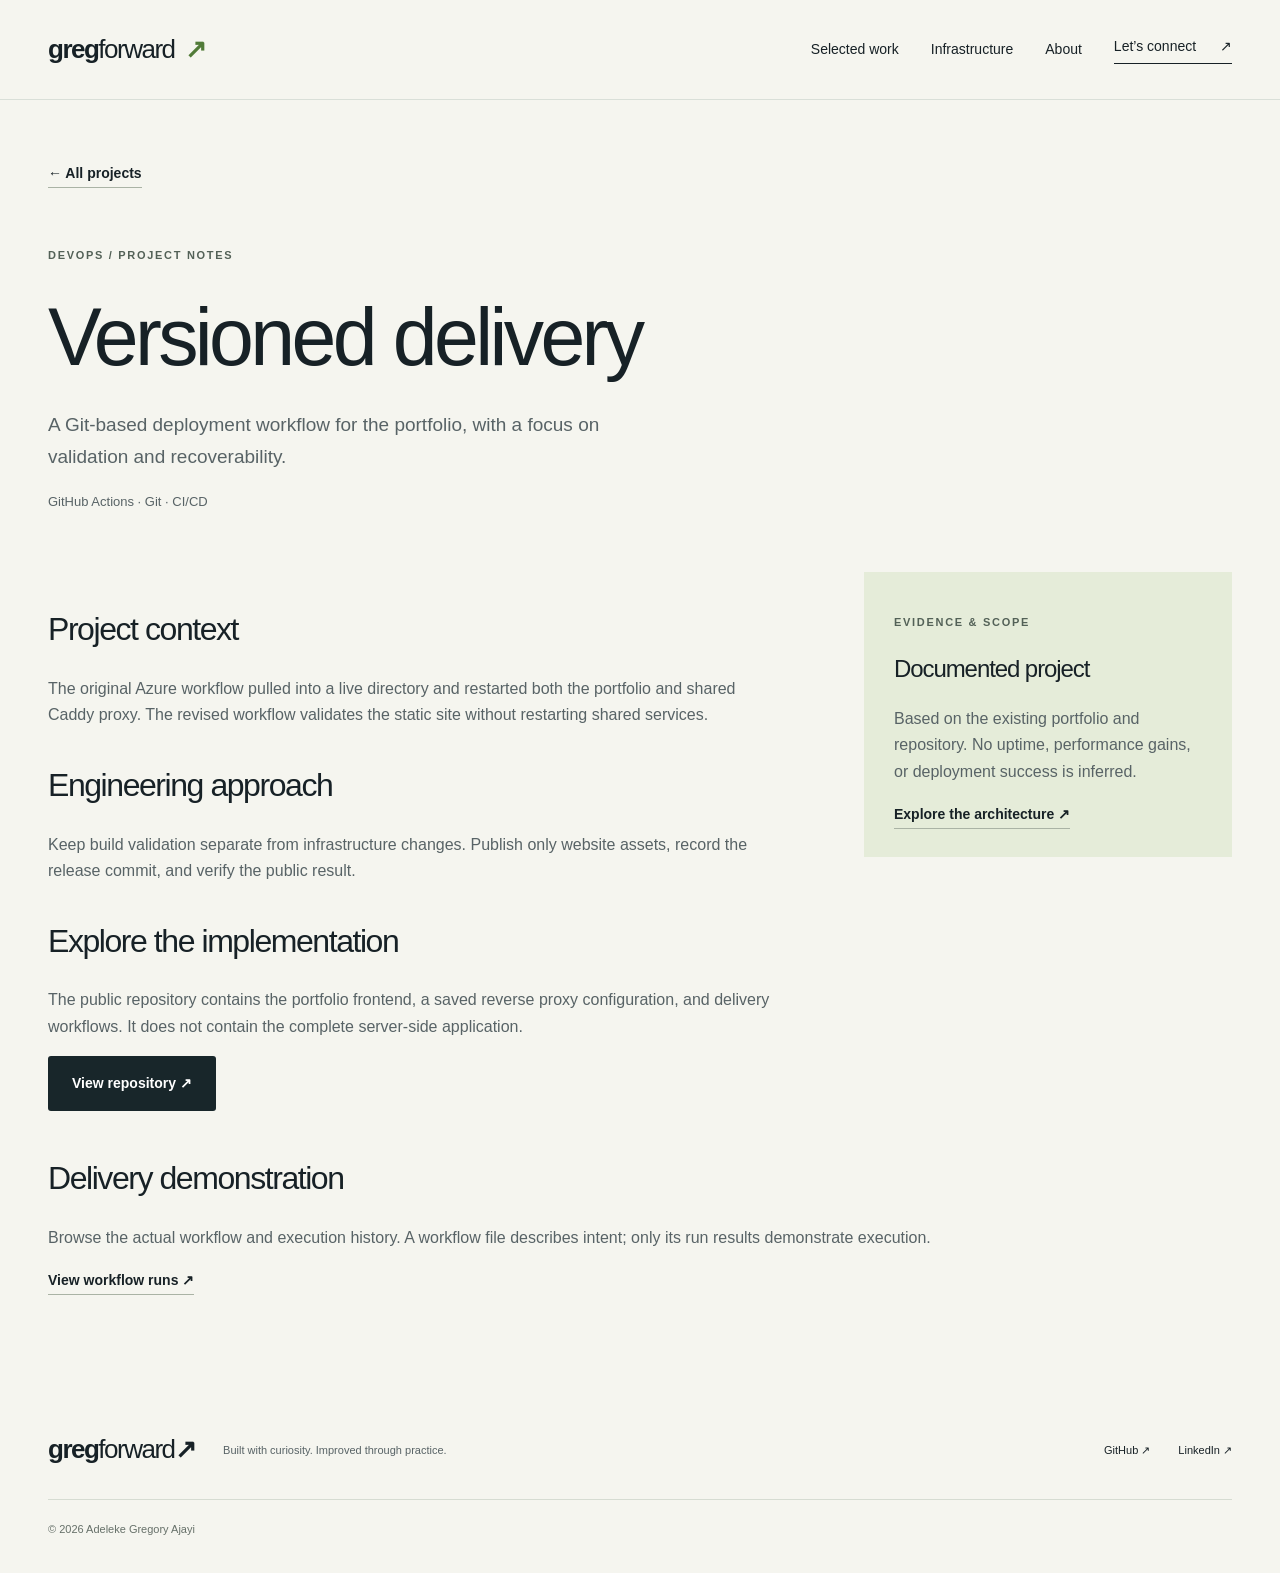
<file: projects/delivery.html>
<!doctype html><html lang="en"><head><meta charset="utf-8"><meta name="viewport" content="width=device-width,initial-scale=1"><meta name="theme-color" content="#111b20"><meta name="description" content="Adeleke Gregory Ajayi — cloud, DevOps, networking and AI engineering portfolio. Explore hands-on Azure, Docker, WireGuard and backend projects."><meta http-equiv="Content-Security-Policy" content="default-src 'self'; img-src 'self'; style-src 'self'; script-src 'self'; connect-src 'self'; object-src 'none'; base-uri 'none'; form-action 'self'; upgrade-insecure-requests"><meta name="referrer" content="strict-origin-when-cross-origin"><link rel="icon" href="/assets/favicon.svg" type="image/svg+xml"><link rel="stylesheet" href="/assets/style.css"><script src="/assets/app.js" defer></script><title>Versioned delivery | GregForward</title><link rel="canonical" href="https://gregforward.lekxid.workers.dev/projects/delivery.html"></head><body><a class="skip" href="#main">Skip to content</a><header class="header"><a class="brand" href="/">greg<span>forward</span><b>↗</b></a><button class="menu" aria-label="Toggle navigation" aria-expanded="false" aria-controls="nav">Menu <span>＋</span></button><nav id="nav" aria-label="Main navigation"><a href="/#projects">Selected work</a><a href="/#infrastructure">Infrastructure</a><a href="/#about">About</a><a class="nav-contact" href="/#contact">Let’s connect <span>↗</span></a></nav></header><main id="main" class="wrap case-study"><a class="text-link" href="/#projects">← All projects</a><p class="eyebrow">DEVOPS / PROJECT NOTES</p><h1>Versioned delivery</h1><p class="intro">A Git-based deployment workflow for the portfolio, with a focus on validation and recoverability.</p><p class="tags">GitHub Actions · Git · CI/CD</p><div class="case-grid"><section><h2>Project context</h2><p>The original Azure workflow pulled into a live directory and restarted both the portfolio and shared Caddy proxy. The revised workflow validates the static site without restarting shared services.</p><h2>Engineering approach</h2><p>Keep build validation separate from infrastructure changes. Publish only website assets, record the release commit, and verify the public result.</p><h2>Explore the implementation</h2><p>The public repository contains the portfolio frontend, a saved reverse proxy configuration, and delivery workflows. It does not contain the complete server-side application.</p><a class="button" href="https://github.com/lekxid/gregforward-portfolio">View repository ↗</a></section><aside><p class="eyebrow">EVIDENCE & SCOPE</p><h3>Documented project</h3><p>Based on the existing portfolio and repository. No uptime, performance gains, or deployment success is inferred.</p><a class="text-link" href="/#infrastructure">Explore the architecture ↗</a></aside></div><section><h2>Delivery demonstration</h2><p>Browse the actual workflow and execution history. A workflow file describes intent; only its run results demonstrate execution.</p><a class="text-link" href="https://github.com/lekxid/gregforward-portfolio/actions">View workflow runs ↗</a></section></main><footer><a class="brand" href="/">greg<span>forward</span>↗</a><p>Built with curiosity. Improved through practice.</p><a href="https://github.com/lekxid">GitHub ↗</a><a href="https://www.linkedin.com/in/gregory-ajayi">LinkedIn ↗</a><small>© 2026 Adeleke Gregory Ajayi</small></footer></body></html>
</file>
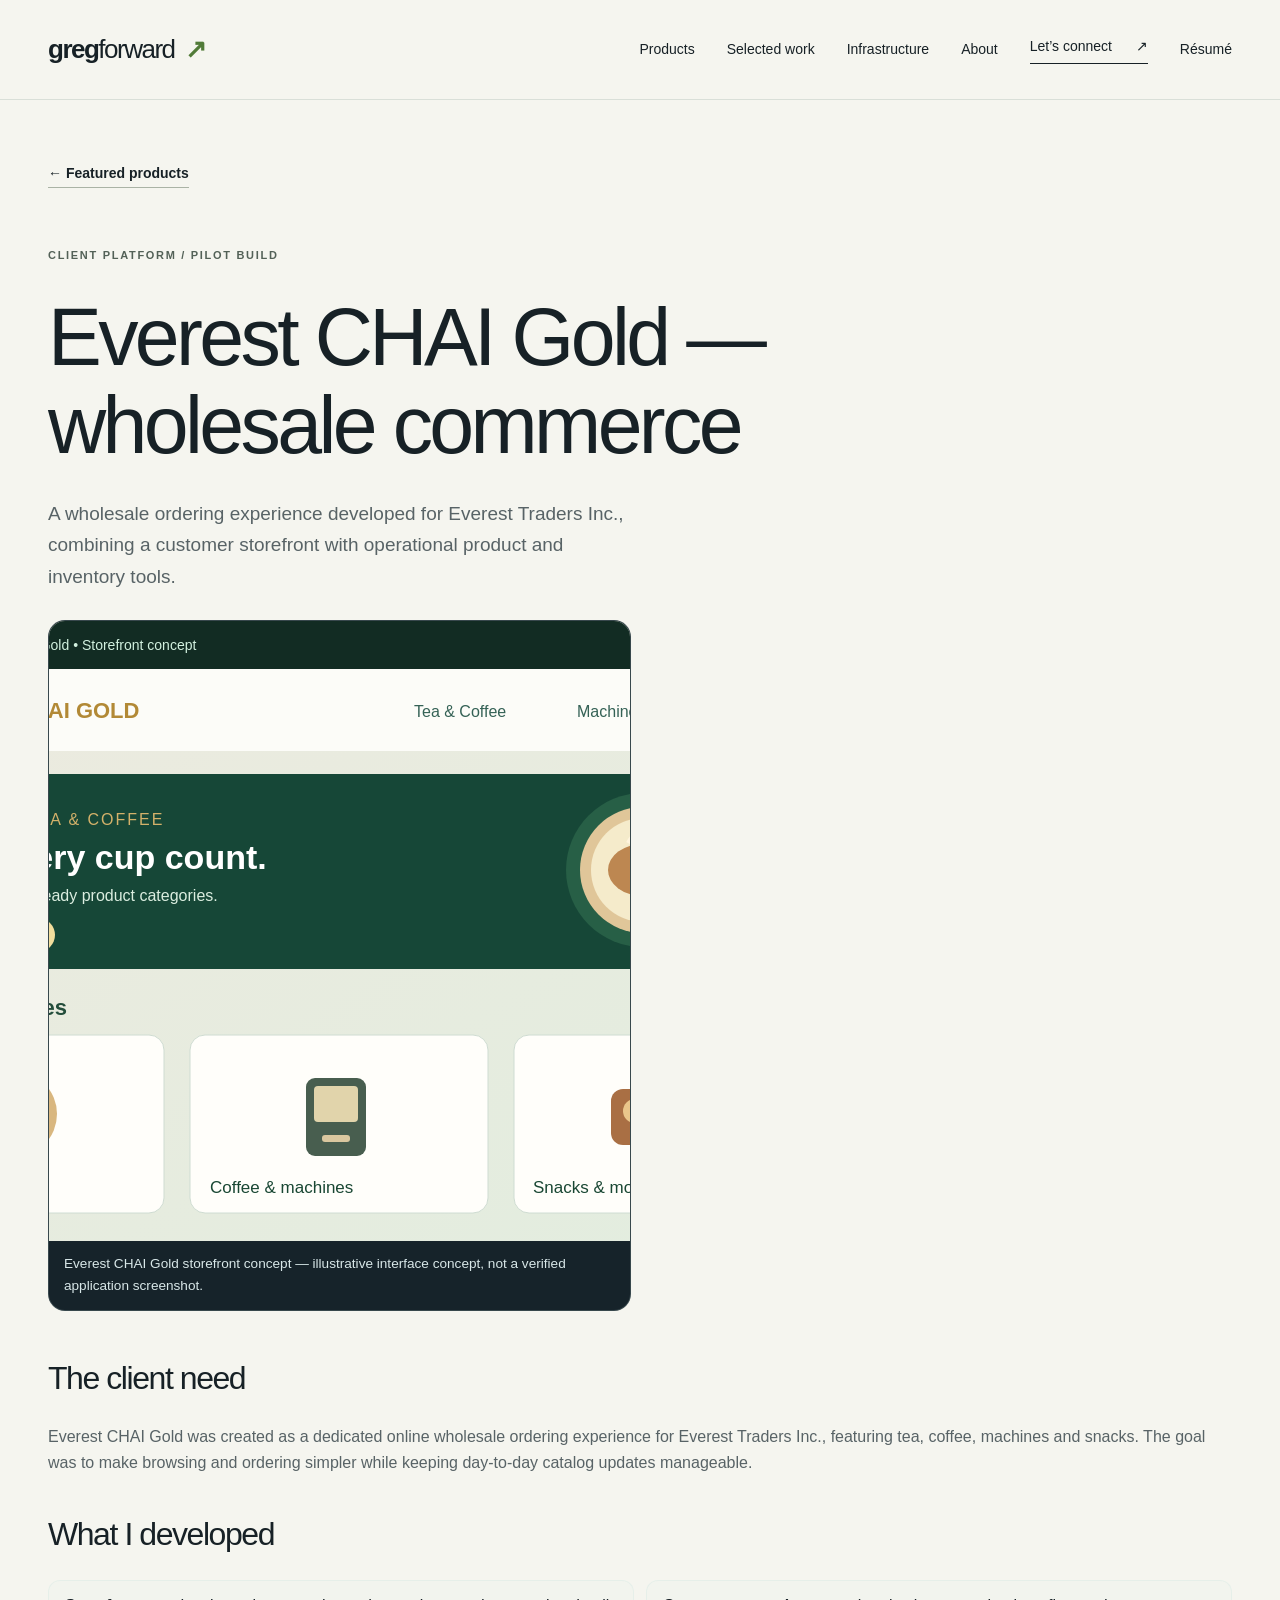
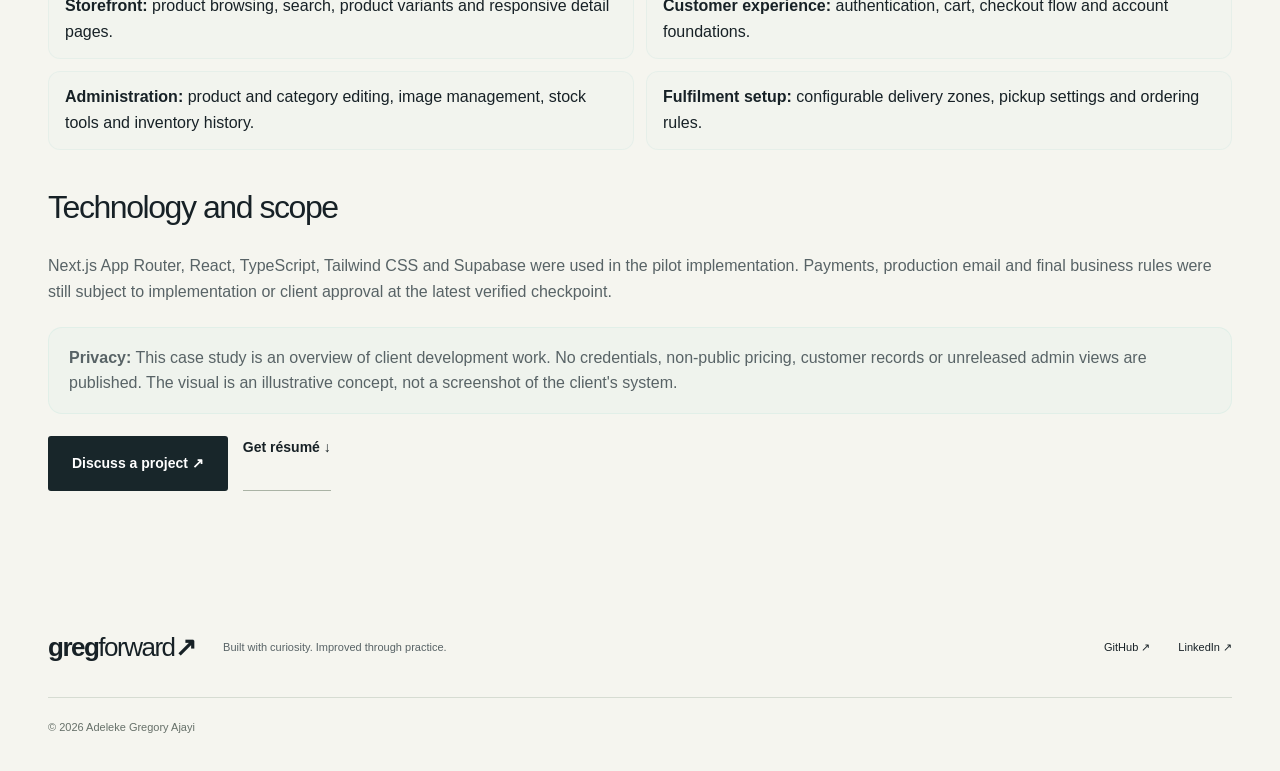
<file: projects/everest.html>
<!DOCTYPE html>
<html lang="en"><head><meta charset="utf-8"/><meta content="width=device-width,initial-scale=1" name="viewport"/><meta content="#111b20" name="theme-color"/><meta content="A wholesale ordering experience developed for Everest Traders Inc., combining a customer storefront with operational product and inventory tools." name="description"/><meta content="default-src 'self'; img-src 'self'; style-src 'self'; script-src 'self'; connect-src 'self'; object-src 'none'; base-uri 'none'; form-action 'self'; upgrade-insecure-requests" http-equiv="Content-Security-Policy"/><meta content="strict-origin-when-cross-origin" name="referrer"/><link href="/assets/favicon.svg" rel="icon" type="image/svg+xml"/><link href="/assets/style.css" rel="stylesheet"/><script defer="" src="/assets/app.js"></script><title>Everest CHAI Gold — wholesale commerce | GregForward</title><link href="https://gregforward.lekxid.workers.dev/projects/everest.html" rel="canonical"/><meta content="GregForward | Adeleke Gregory Ajayi" property="og:title"/><meta content="Real software products, client platforms and practical cloud engineering by Adeleke Gregory Ajayi." property="og:description"/><meta content="website" property="og:type"/><meta content="https://gregforward.lekxid.workers.dev/" property="og:url"/><meta content="https://gregforward.lekxid.workers.dev/assets/profile.webp" property="og:image"/><link href="/assets/product-showcase.css" rel="stylesheet"/></head><body><header class="header"><a class="brand" href="/">greg<span>forward</span><b>↗</b></a><button aria-controls="nav" aria-expanded="false" aria-label="Toggle navigation" class="menu">Menu <span>＋</span></button><nav aria-label="Main navigation" id="nav"><a href="/#products">Products</a><a href="/#projects">Selected work</a><a href="/#infrastructure">Infrastructure</a><a href="/#about">About</a><a class="nav-contact" href="/#contact">Let’s connect <span>↗</span></a><a href="/resume.html">Résumé</a></nav></header><main class="wrap case-study" id="main">
<a class="text-link" href="/#products">← Featured products</a><p class="eyebrow">CLIENT PLATFORM / PILOT BUILD</p><h1>Everest CHAI Gold — wholesale commerce</h1><p class="intro">A wholesale ordering experience developed for Everest Traders Inc., combining a customer storefront with operational product and inventory tools.</p>
<div class="project-gallery"><figure><a href="/assets/products/everest-concept.svg" rel="noopener noreferrer" target="_blank"><img alt="Illustrative Everest CHAI Gold storefront concept, not a real screenshot" height="620" loading="eager" src="/assets/products/everest-concept.svg" width="1000"/></a><figcaption>Everest CHAI Gold storefront concept — illustrative interface concept, not a verified application screenshot.</figcaption></figure></div>
<section class="case-body"><h2>The client need</h2><p>Everest CHAI Gold was created as a dedicated online wholesale ordering experience for Everest Traders Inc., featuring tea, coffee, machines and snacks. The goal was to make browsing and ordering simpler while keeping day-to-day catalog updates manageable.</p>
<h2>What I developed</h2><ul class="feature-list"><li><strong>Storefront:</strong> product browsing, search, product variants and responsive detail pages.</li><li><strong>Customer experience:</strong> authentication, cart, checkout flow and account foundations.</li><li><strong>Administration:</strong> product and category editing, image management, stock tools and inventory history.</li><li><strong>Fulfilment setup:</strong> configurable delivery zones, pickup settings and ordering rules.</li></ul>
<h2>Technology and scope</h2><p>Next.js App Router, React, TypeScript, Tailwind CSS and Supabase were used in the pilot implementation. Payments, production email and final business rules were still subject to implementation or client approval at the latest verified checkpoint.</p>
<p class="case-note"><strong>Privacy:</strong> This case study is an overview of client development work. No credentials, non-public pricing, customer records or unreleased admin views are published. The visual is an illustrative concept, not a screenshot of the client's system.</p><div class="case-cta"><a class="button" href="/#contact">Discuss a project ↗</a><a class="text-link" download="" href="/resume.pdf">Get résumé ↓</a></div></section>
</main><footer><a class="brand" href="/">greg<span>forward</span>↗</a><p>Built with curiosity. Improved through practice.</p><a href="https://github.com/lekxid">GitHub ↗</a><a href="https://www.linkedin.com/in/gregory-ajayi">LinkedIn ↗</a><small>© 2026 Adeleke Gregory Ajayi</small></footer></body></html>
</file>
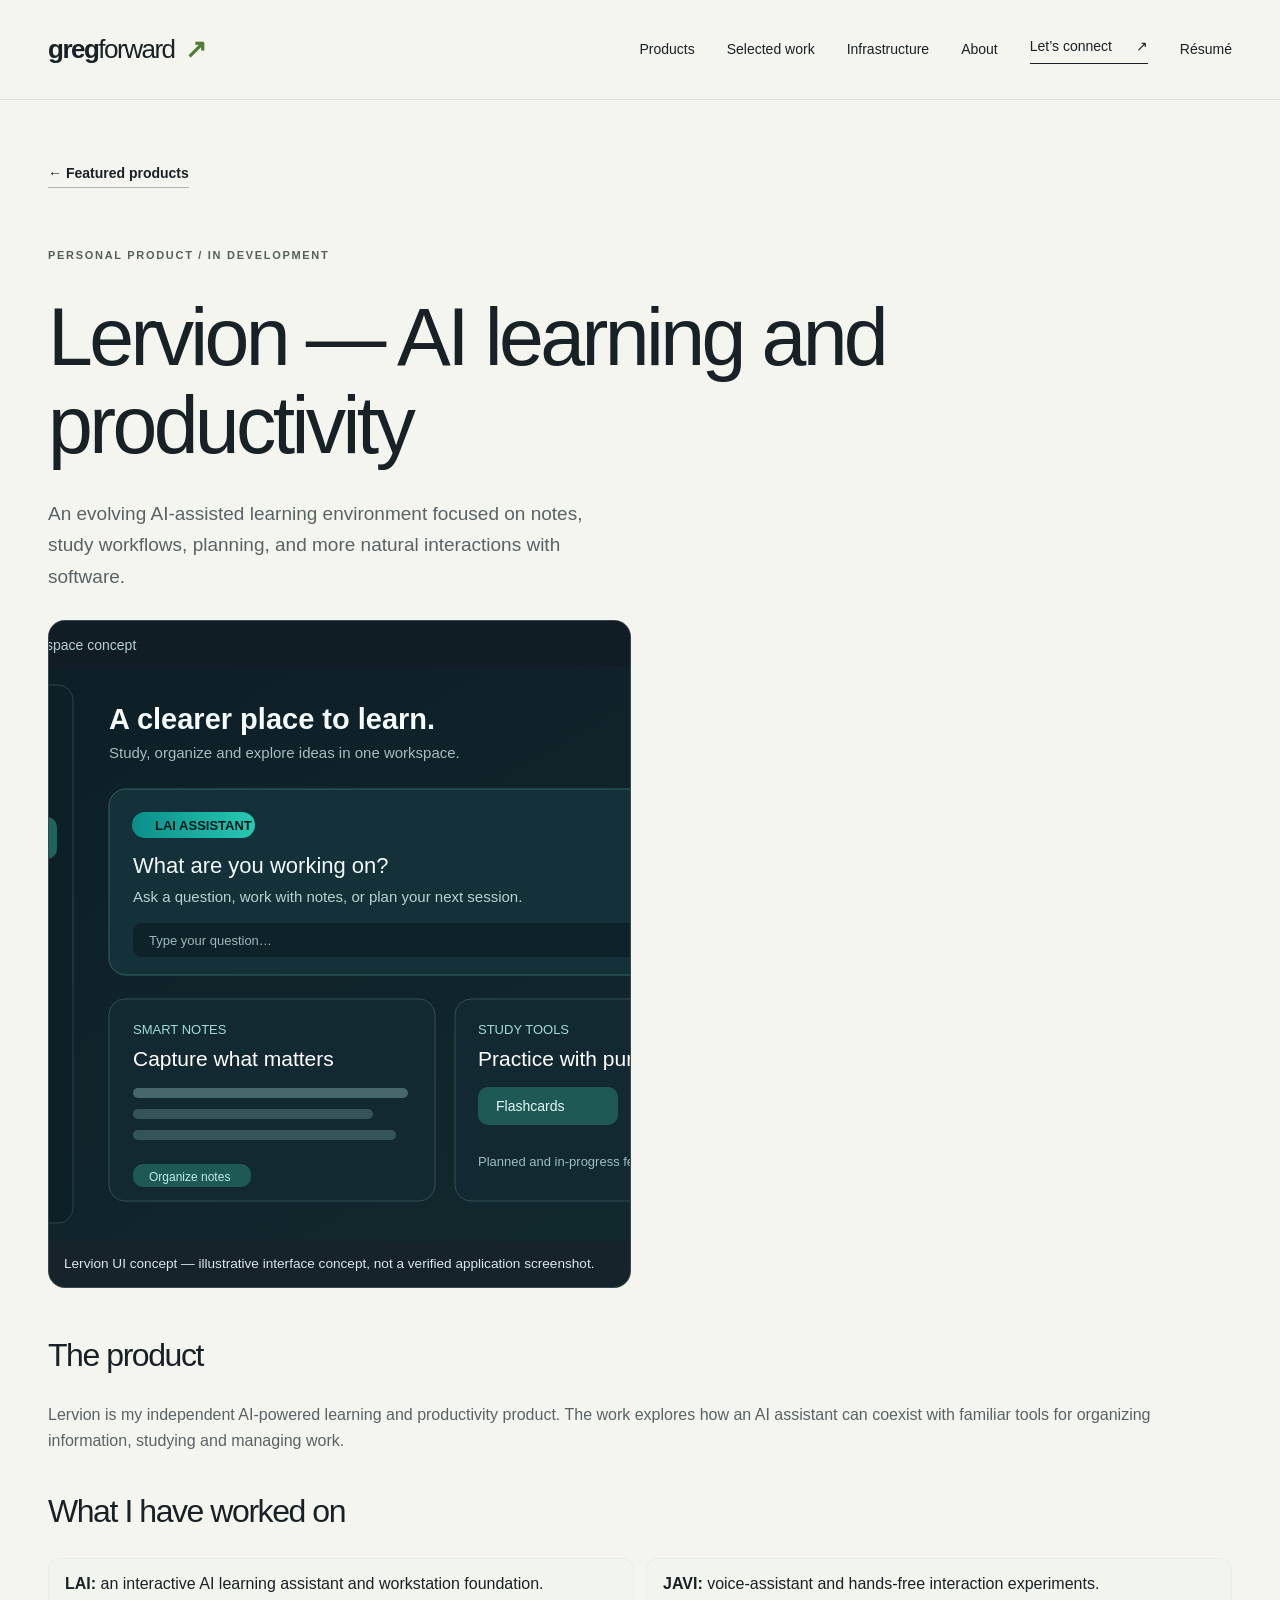
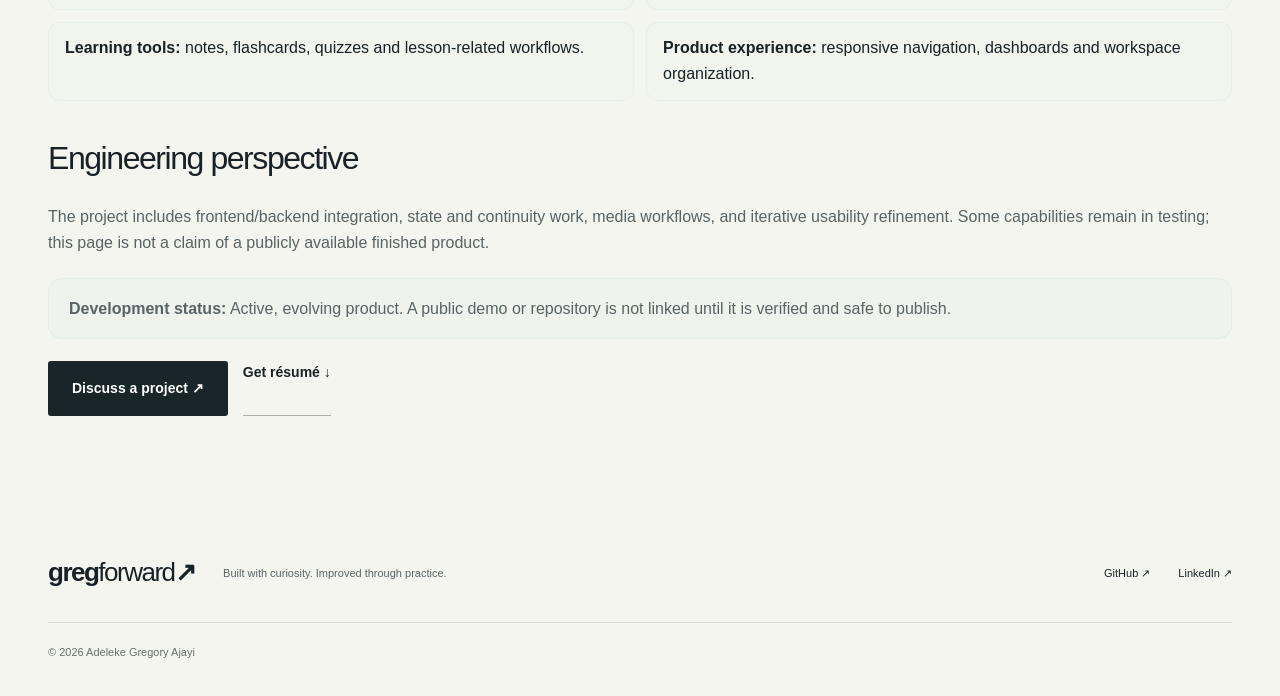
<file: projects/lervion.html>
<!DOCTYPE html>
<html lang="en"><head><meta charset="utf-8"/><meta content="width=device-width,initial-scale=1" name="viewport"/><meta content="#111b20" name="theme-color"/><meta content="An evolving AI-assisted learning environment focused on notes, study workflows, planning, and more natural interactions with software." name="description"/><meta content="default-src 'self'; img-src 'self'; style-src 'self'; script-src 'self'; connect-src 'self'; object-src 'none'; base-uri 'none'; form-action 'self'; upgrade-insecure-requests" http-equiv="Content-Security-Policy"/><meta content="strict-origin-when-cross-origin" name="referrer"/><link href="/assets/favicon.svg" rel="icon" type="image/svg+xml"/><link href="/assets/style.css" rel="stylesheet"/><script defer="" src="/assets/app.js"></script><title>Lervion — AI learning and productivity | GregForward</title><link href="https://gregforward.lekxid.workers.dev/projects/lervion.html" rel="canonical"/><meta content="GregForward | Adeleke Gregory Ajayi" property="og:title"/><meta content="Real software products, client platforms and practical cloud engineering by Adeleke Gregory Ajayi." property="og:description"/><meta content="website" property="og:type"/><meta content="https://gregforward.lekxid.workers.dev/" property="og:url"/><meta content="https://gregforward.lekxid.workers.dev/assets/profile.webp" property="og:image"/><link href="/assets/product-showcase.css" rel="stylesheet"/></head><body><header class="header"><a class="brand" href="/">greg<span>forward</span><b>↗</b></a><button aria-controls="nav" aria-expanded="false" aria-label="Toggle navigation" class="menu">Menu <span>＋</span></button><nav aria-label="Main navigation" id="nav"><a href="/#products">Products</a><a href="/#projects">Selected work</a><a href="/#infrastructure">Infrastructure</a><a href="/#about">About</a><a class="nav-contact" href="/#contact">Let’s connect <span>↗</span></a><a href="/resume.html">Résumé</a></nav></header><main class="wrap case-study" id="main">
<a class="text-link" href="/#products">← Featured products</a><p class="eyebrow">PERSONAL PRODUCT / IN DEVELOPMENT</p><h1>Lervion — AI learning and productivity</h1><p class="intro">An evolving AI-assisted learning environment focused on notes, study workflows, planning, and more natural interactions with software.</p>
<div class="project-gallery"><figure><a href="/assets/products/lervion-concept.svg" rel="noopener noreferrer" target="_blank"><img alt="Illustrative Lervion UI concept, not a real screenshot" height="620" loading="eager" src="/assets/products/lervion-concept.svg" width="1000"/></a><figcaption>Lervion UI concept — illustrative interface concept, not a verified application screenshot.</figcaption></figure></div>
<section class="case-body"><h2>The product</h2><p>Lervion is my independent AI-powered learning and productivity product. The work explores how an AI assistant can coexist with familiar tools for organizing information, studying and managing work.</p>
<h2>What I have worked on</h2><ul class="feature-list"><li><strong>LAI:</strong> an interactive AI learning assistant and workstation foundation.</li><li><strong>JAVI:</strong> voice-assistant and hands-free interaction experiments.</li><li><strong>Learning tools:</strong> notes, flashcards, quizzes and lesson-related workflows.</li><li><strong>Product experience:</strong> responsive navigation, dashboards and workspace organization.</li></ul>
<h2>Engineering perspective</h2><p>The project includes frontend/backend integration, state and continuity work, media workflows, and iterative usability refinement. Some capabilities remain in testing; this page is not a claim of a publicly available finished product.</p>
<p class="case-note"><strong>Development status:</strong> Active, evolving product. A public demo or repository is not linked until it is verified and safe to publish.</p><div class="case-cta"><a class="button" href="/#contact">Discuss a project ↗</a><a class="text-link" download="" href="/resume.pdf">Get résumé ↓</a></div></section>
</main><footer><a class="brand" href="/">greg<span>forward</span>↗</a><p>Built with curiosity. Improved through practice.</p><a href="https://github.com/lekxid">GitHub ↗</a><a href="https://www.linkedin.com/in/gregory-ajayi">LinkedIn ↗</a><small>© 2026 Adeleke Gregory Ajayi</small></footer></body></html>
</file>
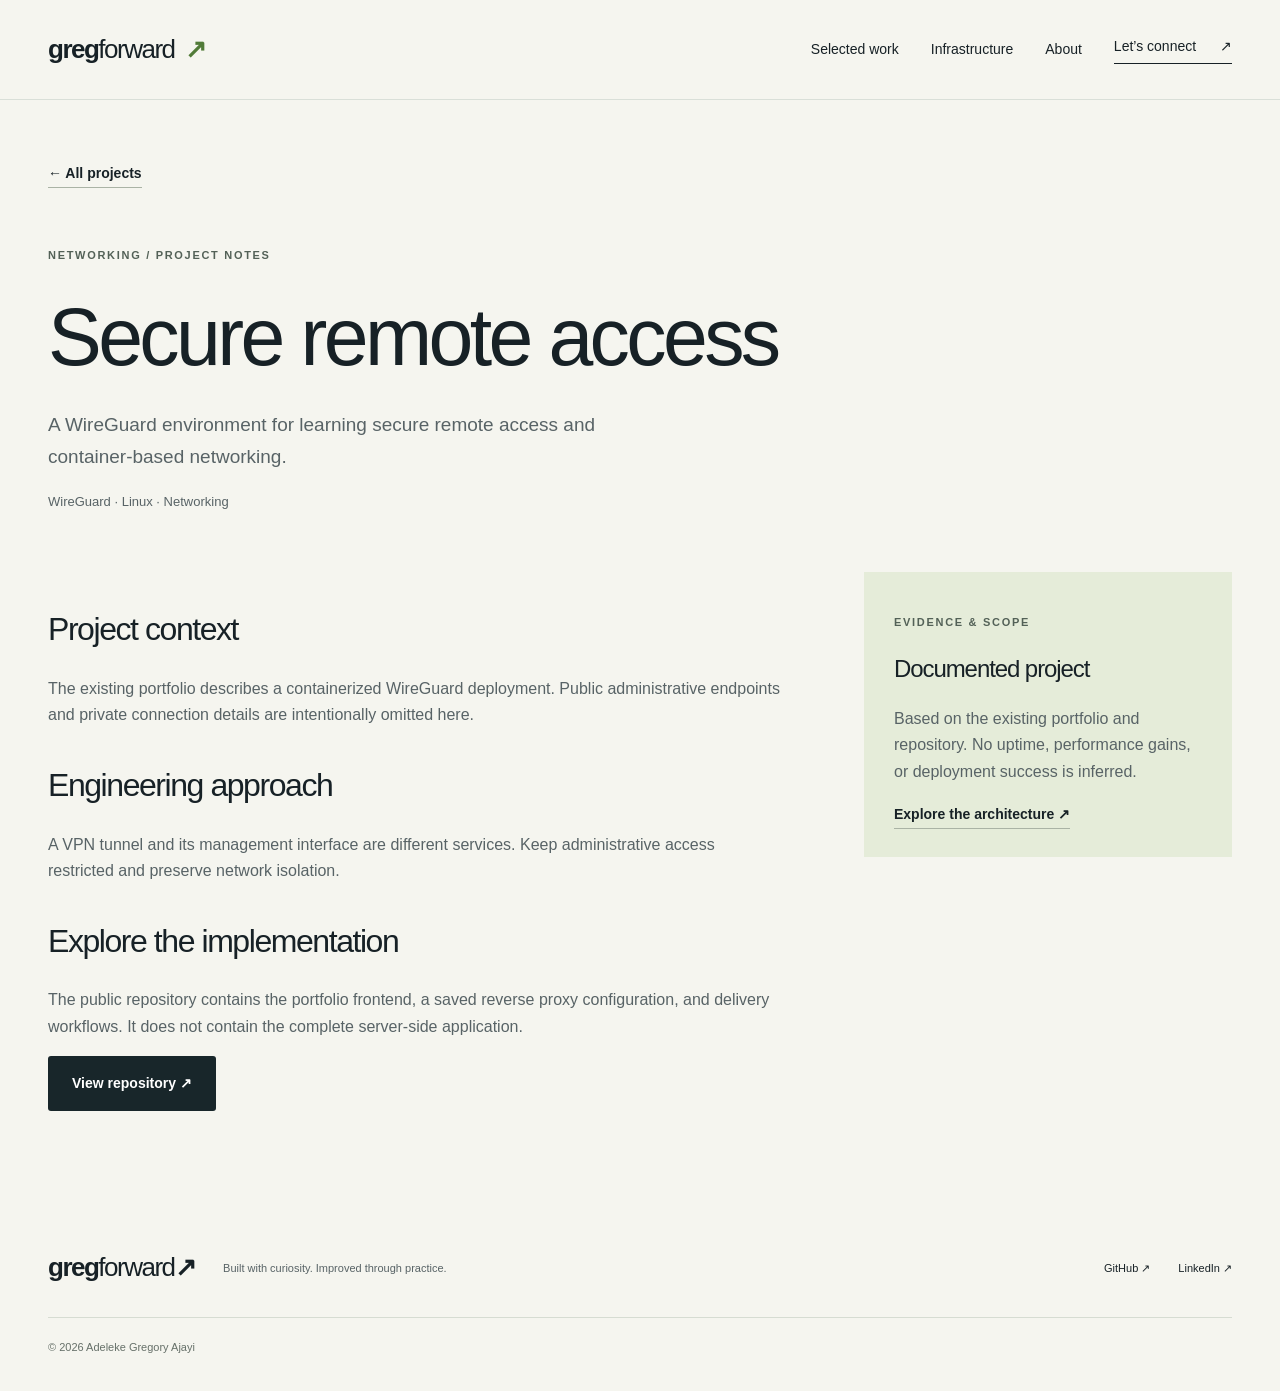
<file: projects/network.html>
<!doctype html><html lang="en"><head><meta charset="utf-8"><meta name="viewport" content="width=device-width,initial-scale=1"><meta name="theme-color" content="#111b20"><meta name="description" content="Adeleke Gregory Ajayi — cloud, DevOps, networking and AI engineering portfolio. Explore hands-on Azure, Docker, WireGuard and backend projects."><meta http-equiv="Content-Security-Policy" content="default-src 'self'; img-src 'self'; style-src 'self'; script-src 'self'; connect-src 'self'; object-src 'none'; base-uri 'none'; form-action 'self'; upgrade-insecure-requests"><meta name="referrer" content="strict-origin-when-cross-origin"><link rel="icon" href="/assets/favicon.svg" type="image/svg+xml"><link rel="stylesheet" href="/assets/style.css"><script src="/assets/app.js" defer></script><title>Secure remote access | GregForward</title><link rel="canonical" href="https://gregforward.lekxid.workers.dev/projects/network.html"></head><body><a class="skip" href="#main">Skip to content</a><header class="header"><a class="brand" href="/">greg<span>forward</span><b>↗</b></a><button class="menu" aria-label="Toggle navigation" aria-expanded="false" aria-controls="nav">Menu <span>＋</span></button><nav id="nav" aria-label="Main navigation"><a href="/#projects">Selected work</a><a href="/#infrastructure">Infrastructure</a><a href="/#about">About</a><a class="nav-contact" href="/#contact">Let’s connect <span>↗</span></a></nav></header><main id="main" class="wrap case-study"><a class="text-link" href="/#projects">← All projects</a><p class="eyebrow">NETWORKING / PROJECT NOTES</p><h1>Secure remote access</h1><p class="intro">A WireGuard environment for learning secure remote access and container-based networking.</p><p class="tags">WireGuard · Linux · Networking</p><div class="case-grid"><section><h2>Project context</h2><p>The existing portfolio describes a containerized WireGuard deployment. Public administrative endpoints and private connection details are intentionally omitted here.</p><h2>Engineering approach</h2><p>A VPN tunnel and its management interface are different services. Keep administrative access restricted and preserve network isolation.</p><h2>Explore the implementation</h2><p>The public repository contains the portfolio frontend, a saved reverse proxy configuration, and delivery workflows. It does not contain the complete server-side application.</p><a class="button" href="https://github.com/lekxid/gregforward-portfolio">View repository ↗</a></section><aside><p class="eyebrow">EVIDENCE & SCOPE</p><h3>Documented project</h3><p>Based on the existing portfolio and repository. No uptime, performance gains, or deployment success is inferred.</p><a class="text-link" href="/#infrastructure">Explore the architecture ↗</a></aside></div></main><footer><a class="brand" href="/">greg<span>forward</span>↗</a><p>Built with curiosity. Improved through practice.</p><a href="https://github.com/lekxid">GitHub ↗</a><a href="https://www.linkedin.com/in/gregory-ajayi">LinkedIn ↗</a><small>© 2026 Adeleke Gregory Ajayi</small></footer></body></html>
</file>
<file: assets/style.css>
@font-face{font-family:system;src:local('Arial')}*{box-sizing:border-box}html{scroll-behavior:smooth;scroll-padding-top:100px}body{margin:0;background:#f5f5ef;color:#172126;font-family:Arial,Helvetica,sans-serif;font-size:16px;line-height:1.65}a{color:inherit;text-decoration:none}button,input,textarea{font:inherit}button,a,input,textarea,summary{-webkit-tap-highlight-color:transparent}a:focus-visible,button:focus-visible,input:focus-visible,textarea:focus-visible,summary:focus-visible{outline:3px solid #39784d;outline-offset:5px}button{cursor:pointer}img{max-width:100%;display:block}p{color:#586366}h1,h2,h3{line-height:1.1;letter-spacing:-.045em;font-weight:500}h1{font-size:clamp(3.3rem,6.3vw,6.2rem);margin:28px 0}h2{font-size:clamp(2.6rem,4.5vw,4.3rem);margin:16px 0 28px}h3{font-size:1.5rem}em{font-family:Georgia,serif;font-weight:normal}button{border:0}.wrap{max-width:1280px;margin:auto;padding-left:48px;padding-right:48px}.header{min-height:100px;padding:20px 48px;max-width:1440px;margin:auto;display:flex;align-items:center;justify-content:space-between;gap:30px;border-bottom:1px solid #d9dfd8}.brand{font-size:26px;font-weight:700;letter-spacing:-1.5px;white-space:nowrap}.brand span{font-weight:400}.brand b{margin-left:10px;color:#517b38}.header nav{display:flex;align-items:center;gap:32px;font-size:14px}.nav-contact{border-bottom:1px solid #172126;padding-bottom:5px}.nav-contact span{margin-left:20px}.menu{display:none}.hero{display:grid;grid-template-columns:1.35fr 1fr;gap:60px;align-items:center;padding-top:70px;padding-bottom:70px}.eyebrow{font-size:11px;letter-spacing:1.7px;font-weight:700;color:#536157;text-transform:uppercase}.dot{display:inline-block;width:7px;height:7px;border-radius:50%;background:#57733f;margin-right:8px}.intro{font-size:19px;max-width:580px;line-height:1.65}.actions{display:flex;align-items:center;gap:28px;flex-wrap:wrap;margin-top:32px}.button{background:#18262a;color:white;padding:16px 24px;display:inline-flex;justify-content:center;align-items:center;gap:32px;font-weight:600;font-size:14px;border-radius:3px;transition:background .2s,transform .2s}.button:hover{background:#354b43;transform:translateY(-2px)}.text-link{font-size:14px;font-weight:600;border-bottom:1px solid #aab3a5;padding-bottom:6px}.hero-foot{display:flex;gap:24px;border-top:1px solid #d6dcd2;margin-top:48px;padding-top:18px;font-size:11px;color:#667069}.hero-foot span:first-child{font-weight:bold;letter-spacing:1px}.portrait{margin:0;position:relative;padding:16px 16px 0;background:#dce5d3;border-radius:160px 160px 4px 4px;overflow:hidden}.portrait img{width:100%;height:440px;object-fit:cover;object-position:center 25%;border-radius:145px 145px 0 0}.portrait figcaption{position:relative;padding:19px 8px 20px;display:flex;flex-direction:column;line-height:1.6}.portrait figcaption span{font-weight:600}.portrait figcaption small{color:#52624a}.portrait figcaption b{position:absolute;right:10px;top:20px;font-size:28px}.portrait-tag{position:absolute;right:24px;top:230px;writing-mode:vertical-rl;font-size:9px;letter-spacing:2px;color:white;text-shadow:0 1px 3px black}.stack-strip{border-top:1px solid #d6dcd2;border-bottom:1px solid #d6dcd2;padding:22px 0}.stack-strip .wrap{display:flex;gap:30px;justify-content:space-between;align-items:center;flex-wrap:wrap}.stack-strip span{font-size:10px;letter-spacing:1.5px;color:#667069}.stack-strip b{font-size:15px;font-weight:500}.section{padding-top:100px;padding-bottom:100px}.section-heading{display:grid;grid-template-columns:1.2fr 1fr;gap:70px;align-items:end;margin-bottom:28px}.section-heading>p{max-width:440px;margin-bottom:30px}.filters{display:flex;gap:8px;flex-wrap:wrap;margin:30px 0}.filters button{padding:10px 20px;background:transparent;border:1px solid #cbd3c8;border-radius:30px;font-size:13px;color:#35433d}.filters button[aria-pressed=true]{background:#17262a;border-color:#17262a;color:white}.filters span{margin-left:12px;font-size:10px}.projects-grid{display:grid;grid-template-columns:1fr 1fr;gap:50px 32px}.project[hidden]{display:none}.project-art{height:290px;display:block;position:relative;padding:24px;overflow:hidden;border-radius:4px;background:#dce4d3}.art-label{font-size:10px;letter-spacing:2px}.art-diagram{height:210px;display:flex;flex-direction:column;align-items:center;justify-content:center;transform:rotate(-7deg);transition:transform .35s}.project-art:hover .art-diagram{transform:rotate(0)}.art-diagram span{border:1px solid #7f997d;background:#f5f7ee;box-shadow:8px 8px 0 #b4c8a8;min-width:200px;padding:16px;text-align:center;font-family:monospace;font-size:17px;letter-spacing:3px}.art-diagram b{font-size:24px;font-weight:400}.art-arrow{position:absolute;bottom:18px;right:24px;font-size:26px}.art-network{background:#dae5e8}.art-network .art-diagram span{border-radius:40px;border-color:#7c98a0;box-shadow:8px 8px 0 #b9ced3}.art-backend{background:#e4ddd1}.art-backend .art-diagram span{border-color:#a3957b;box-shadow:8px 8px 0 #cfc3ad}.art-delivery{background:#dcdfea}.art-delivery .art-diagram span{border-color:#8a91ad;box-shadow:8px 8px 0 #bfc5db}.project>.eyebrow{margin:22px 0 12px;font-size:10px}.project h3{margin:0}.project h3 a{display:flex;justify-content:space-between;gap:15px}.project>p:last-child{margin:12px 0}.dark{background:#14232a;color:#f4f6ef}.dark p{color:#b3c2c4}.dark .eyebrow{color:#c6e8a2}.architecture{display:flex;align-items:center;gap:14px;margin:40px 0}.node{padding:24px 20px;border:1px solid #4b5d61;flex:1;min-height:150px;background:#1b2d34}.node small{font-family:monospace;font-size:10px;color:#c6e8a2}.node h3{font-size:20px;letter-spacing:-.5px;margin:18px 0 10px}.node p{font-size:12px;margin:0}.connector{color:#c6e8a2}.infra-bottom{display:flex;justify-content:space-between;gap:30px;border-bottom:1px solid #405155;padding-bottom:28px}.infra-bottom p{font-size:12px}.infra-bottom b{color:white;font-size:14px;font-weight:500}.health{display:flex;gap:40px;align-items:center;justify-content:space-between;margin-top:35px}.health h3{font-size:22px;margin:10px 0}.health p{font-size:13px;margin:8px 0;max-width:660px}.secondary{background:#d3efa9;color:#17262a;white-space:nowrap}.secondary:hover{background:#e2f8c0}.about{display:grid;grid-template-columns:1fr 1fr;gap:90px}.about .text-link{display:inline-block;margin-top:20px}.skill-list>div{position:relative;border-top:1px solid #cbd3c8;padding:20px 0 18px 38px}.skill-list span{position:absolute;left:0;top:24px;font-size:11px;color:#6b7c65}.skill-list h3{font-size:20px;margin:0 0 10px;letter-spacing:-.4px}.skill-list p{font-size:13px;margin:0}.contact{background:#e5ecd9}.contact-grid{display:grid;grid-template-columns:1fr 1fr;gap:100px}.contact p{max-width:430px}.email{display:inline-block;font-size:17px;border-bottom:1px solid #a6b295;margin-top:20px;overflow-wrap:anywhere}.socials{display:flex;gap:28px;font-size:14px;margin-top:30px}label{display:block;font-size:12px;font-weight:600;margin-top:20px}input,textarea{width:100%;padding:10px 0;color:#172126;border:0;border-bottom:1px solid #96a58d;background:transparent;border-radius:0;resize:vertical}form>.button{margin-top:25px}#contact-mode,#form-status{font-size:12px}footer{max-width:1440px;margin:auto;padding:35px 48px;display:flex;align-items:center;gap:28px;flex-wrap:wrap}footer p,footer a:not(.brand),footer small{font-size:11px}footer p{margin-right:auto}footer small{width:100%;color:#667069;border-top:1px solid #d6dcd2;padding-top:20px}.skip{position:absolute;left:15px;top:-100px;z-index:100;background:white;padding:12px}.skip:focus{top:10px}.sr-only{position:absolute;width:1px;height:1px;overflow:hidden;clip-path:inset(50%)}.case-study{padding-top:60px;padding-bottom:100px}.case-study>h1{max-width:1000px}.case-study>.eyebrow{margin-top:60px}.tags{font-size:13px}.case-grid{display:grid;grid-template-columns:2fr 1fr;gap:80px;margin-top:60px}.case-grid h2,.case-study>section h2{font-size:32px;margin-top:40px}.case-grid aside{background:#e5ecd9;padding:30px;align-self:start}.case-grid section p{max-width:750px}.case-study>section{margin-top:50px}details{border-bottom:1px solid #bdc7b8;padding:20px 0}summary{cursor:pointer;font-weight:600}details p{max-width:800px}button:disabled{opacity:.6;cursor:wait}@media(min-width:1600px){.hero{padding-top:95px;padding-bottom:95px}}@media(max-width:1000px){.wrap{padding-left:30px;padding-right:30px}.hero{gap:30px;grid-template-columns:1.2fr 1fr}.portrait img{height:380px}.header{padding:20px 30px}.header nav{gap:20px}.architecture{flex-wrap:wrap}.node{flex-basis:40%}.architecture>.connector:nth-of-type(4){display:none}.contact-grid{gap:50px}.about{gap:50px}.hero-foot{flex-direction:column;gap:5px}}@media(max-width:720px){.wrap{padding-left:24px;padding-right:24px}.header{padding:18px 24px;min-height:80px;flex-wrap:wrap;gap:15px}.brand{font-size:24px}.menu{display:block;background:transparent;font-size:14px}.header nav{width:100%;flex-wrap:wrap;gap:18px}.js .header nav:not(.open){display:none}.hero{grid-template-columns:1fr;padding-top:40px;padding-bottom:40px;gap:35px}h1{font-size:clamp(3.3rem,10vw,4.6rem)}.hero .eyebrow{font-size:9px;letter-spacing:1.2px}.portrait{max-width:430px;width:100%;margin:auto;border-radius:120px 120px 4px 4px}.portrait img{height:370px;border-radius:105px 105px 0 0}.hero-foot{display:none}.intro{font-size:17px}.actions{gap:20px}.stack-strip .wrap{gap:16px 24px;justify-content:flex-start}.stack-strip span{width:100%}.stack-strip b{font-size:12px}.section{padding-top:60px;padding-bottom:60px}.section-heading,.about,.contact-grid,.case-grid{grid-template-columns:1fr;gap:20px}.section-heading>p{margin:0 0 12px}.projects-grid{grid-template-columns:1fr;gap:38px}.project-art{height:270px}.filters{gap:6px}.filters button{padding:8px 13px}.architecture{display:grid;grid-template-columns:1fr;gap:12px}.node{min-height:110px}.connector{transform:rotate(90deg);text-align:center}.architecture>.connector:nth-of-type(4){display:block}.infra-bottom{flex-direction:column;gap:0}.health{flex-direction:column;align-items:start;gap:20px}.about{gap:40px}.contact-grid{gap:35px}footer{padding:30px 24px;gap:16px}footer p{width:100%;order:2}footer small{order:3}.case-study{padding-top:40px}.case-study>h1{font-size:3.2rem}.case-grid{margin-top:30px}.case-grid aside{margin-top:20px}}@media(prefers-reduced-motion:reduce){html{scroll-behavior:auto}*,*::before,*::after{transition:none!important;animation:none!important}}
</file>
<file: assets/product-showcase.css>
/* GregForward — add-on showcase styles. Preserves the existing design system. */
#products {scroll-margin-top: 90px}
.products-heading {display:flex;justify-content:space-between;gap:28px;align-items:end;margin-bottom:28px}
.products-heading h2 {margin-bottom:0}
.product-grid {display:grid;grid-template-columns:repeat(2,minmax(0,1fr));gap:24px}
.featured-product {border:1px solid rgba(170,220,208,.25);border-radius:24px;overflow:hidden;background:linear-gradient(145deg,#152b30,#0f1b21);box-shadow:0 18px 54px rgba(2,11,12,.12);display:flex;flex-direction:column}
.featured-product:nth-child(2) {background:linear-gradient(145deg,#1d2922,#101c1c)}
.featured-product > .product-visual {position:relative;display:block;background:rgba(0,0,0,.15);padding:22px 18px 0;text-decoration:none;overflow:hidden}
.featured-product .product-visual img {display:block;width:100%;height:auto;border-radius:15px 15px 0 0;box-shadow:0 15px 40px rgba(0,0,0,.26);transition:transform .25s ease}
.featured-product .product-visual:hover img {transform:translateY(-4px)}
.featured-product .product-copy {padding:27px 28px 29px;display:flex;flex:1;flex-direction:column}
.featured-product .product-label {letter-spacing:.13em;text-transform:uppercase;font-size:.71rem;font-weight:750;color:#a1e5d9;margin:0 0 12px}
.featured-product h3 {margin:0 0 9px;font-size:clamp(1.65rem,2.1vw,2.5rem);line-height:1.08;color:#fff}
.featured-product .product-description {line-height:1.65;color:#d4dfdf;margin:0 0 18px}
.featured-product .product-meta {display:flex;gap:7px;flex-wrap:wrap;margin:0 0 20px}
.featured-product .product-meta span {font-size:.79rem;color:#dfedef;border:1px solid rgba(224,250,245,.21);border-radius:20px;padding:6px 10px}
.featured-product .product-actions {margin-top:auto;display:flex;align-items:center;gap:20px;flex-wrap:wrap}
.featured-product .product-actions a {color:#baf8e8;text-decoration:none;font-weight:750}
.featured-product .product-actions a:hover {text-decoration:underline}
.featured-product .visual-disclosure {font-size:.73rem;color:#bccac9;margin-top:13px;line-height:1.45}
.product-intro {max-width:62ch}
.project-gallery {display:grid;grid-template-columns:repeat(2,minmax(0,1fr));gap:18px;margin:28px 0}
.project-gallery figure {margin:0;border:1px solid rgba(135,160,160,.3);border-radius:17px;overflow:hidden;background:#16232a}
.project-gallery img {width:100%;display:block;aspect-ratio: 16 / 10;object-fit:cover}
.project-gallery figcaption {color:#d8e7e8;padding:12px 15px;font-size:.85rem}
.case-study .case-note {padding:17px 20px;background:rgba(174,222,213,.08);border:1px solid rgba(174,222,213,.24);border-radius:14px;margin:21px 0;line-height:1.6}
.case-study .feature-list {list-style:none;padding:0;display:grid;grid-template-columns:repeat(2,minmax(0,1fr));gap:12px}
.case-study .feature-list li {border:1px solid rgba(170,215,209,.18);border-radius:12px;padding:12px 16px;background:rgba(180,220,214,.045)}
.case-study .case-cta {display:flex;gap:15px;flex-wrap:wrap;margin-top:22px}
@media(max-width:880px){.product-grid{grid-template-columns:1fr}.products-heading{display:block}}
@media(max-width:600px){.featured-product .product-copy{padding:22px 19px}.featured-product>.product-visual{padding:13px 11px 0}.project-gallery,.case-study .feature-list{grid-template-columns:1fr}}
@media(prefers-reduced-motion:reduce){.featured-product .product-visual img{transition:none}}
/* Accessible on-site résumé preview — mirrors the downloadable PDF. */
.resume-page {max-width:1000px;margin:0 auto;padding-bottom:75px}
.resume-header {padding:45px 0 28px;border-bottom:1px solid rgba(166,210,204,.35)}
.resume-header h1 {margin:.18em 0;font-size:clamp(2rem,6vw,4rem)}
.resume-header .resume-title {font-size:clamp(1rem,2.5vw,1.25rem);font-weight:700;color:#9fe5d9}
.resume-page .resume-action {display:flex;gap:18px;flex-wrap:wrap;margin-top:20px}
.resume-page .resume-section {padding:26px 0;border-bottom:1px solid rgba(166,210,204,.22)}
.resume-page .resume-section h2 {font-size:clamp(1.5rem,3vw,2rem);margin:0 0 13px}
.resume-page .resume-section h3 {font-size:1.08rem;margin:18px 0 4px}
.resume-page .resume-section p,.resume-page .resume-section li {line-height:1.7}
.resume-page .resume-section ul {margin:9px 0 12px;padding-left:21px}
.resume-page .resume-muted {color:#a6c9c5;margin:.2em 0 1em}
.resume-page .resume-columns {display:grid;grid-template-columns:repeat(2,minmax(0,1fr));gap:16px}
@media(max-width:700px){.resume-page .resume-columns{grid-template-columns:1fr}.resume-header{padding-top:26px}}
</file>
